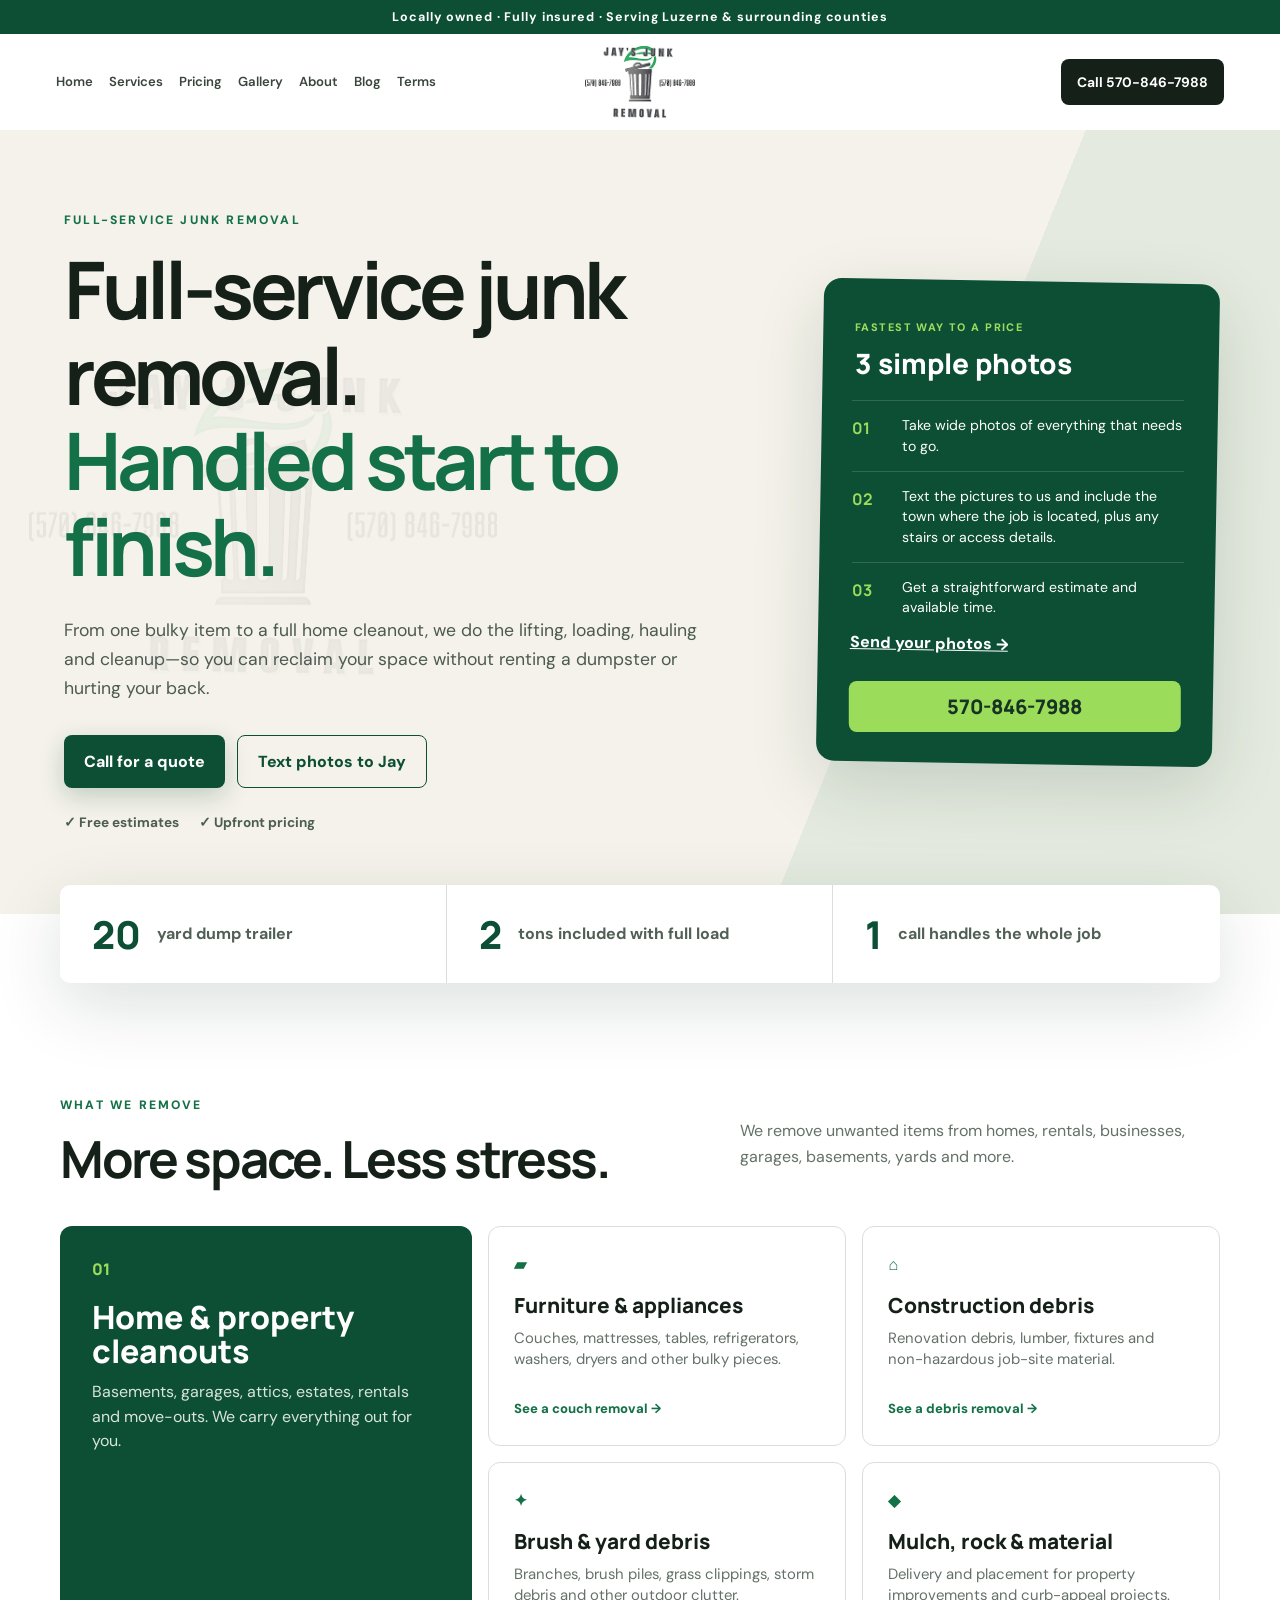
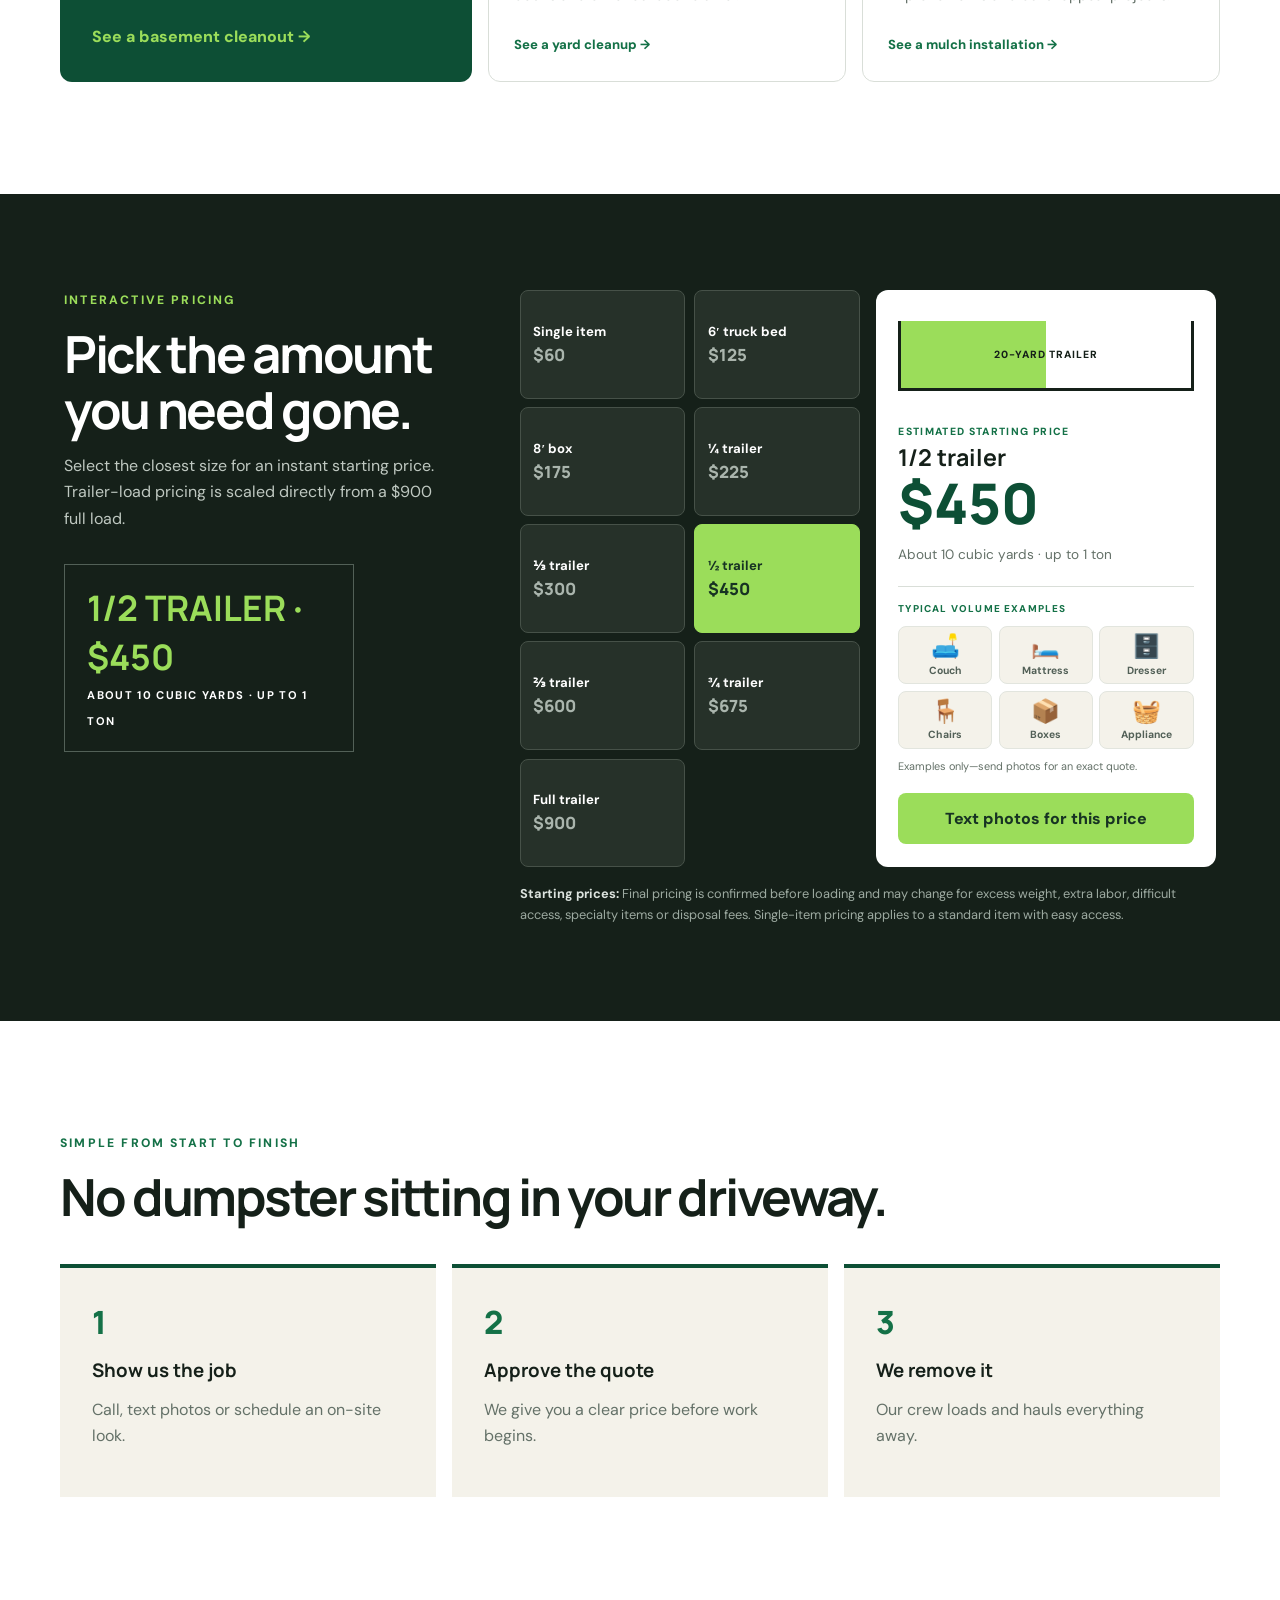
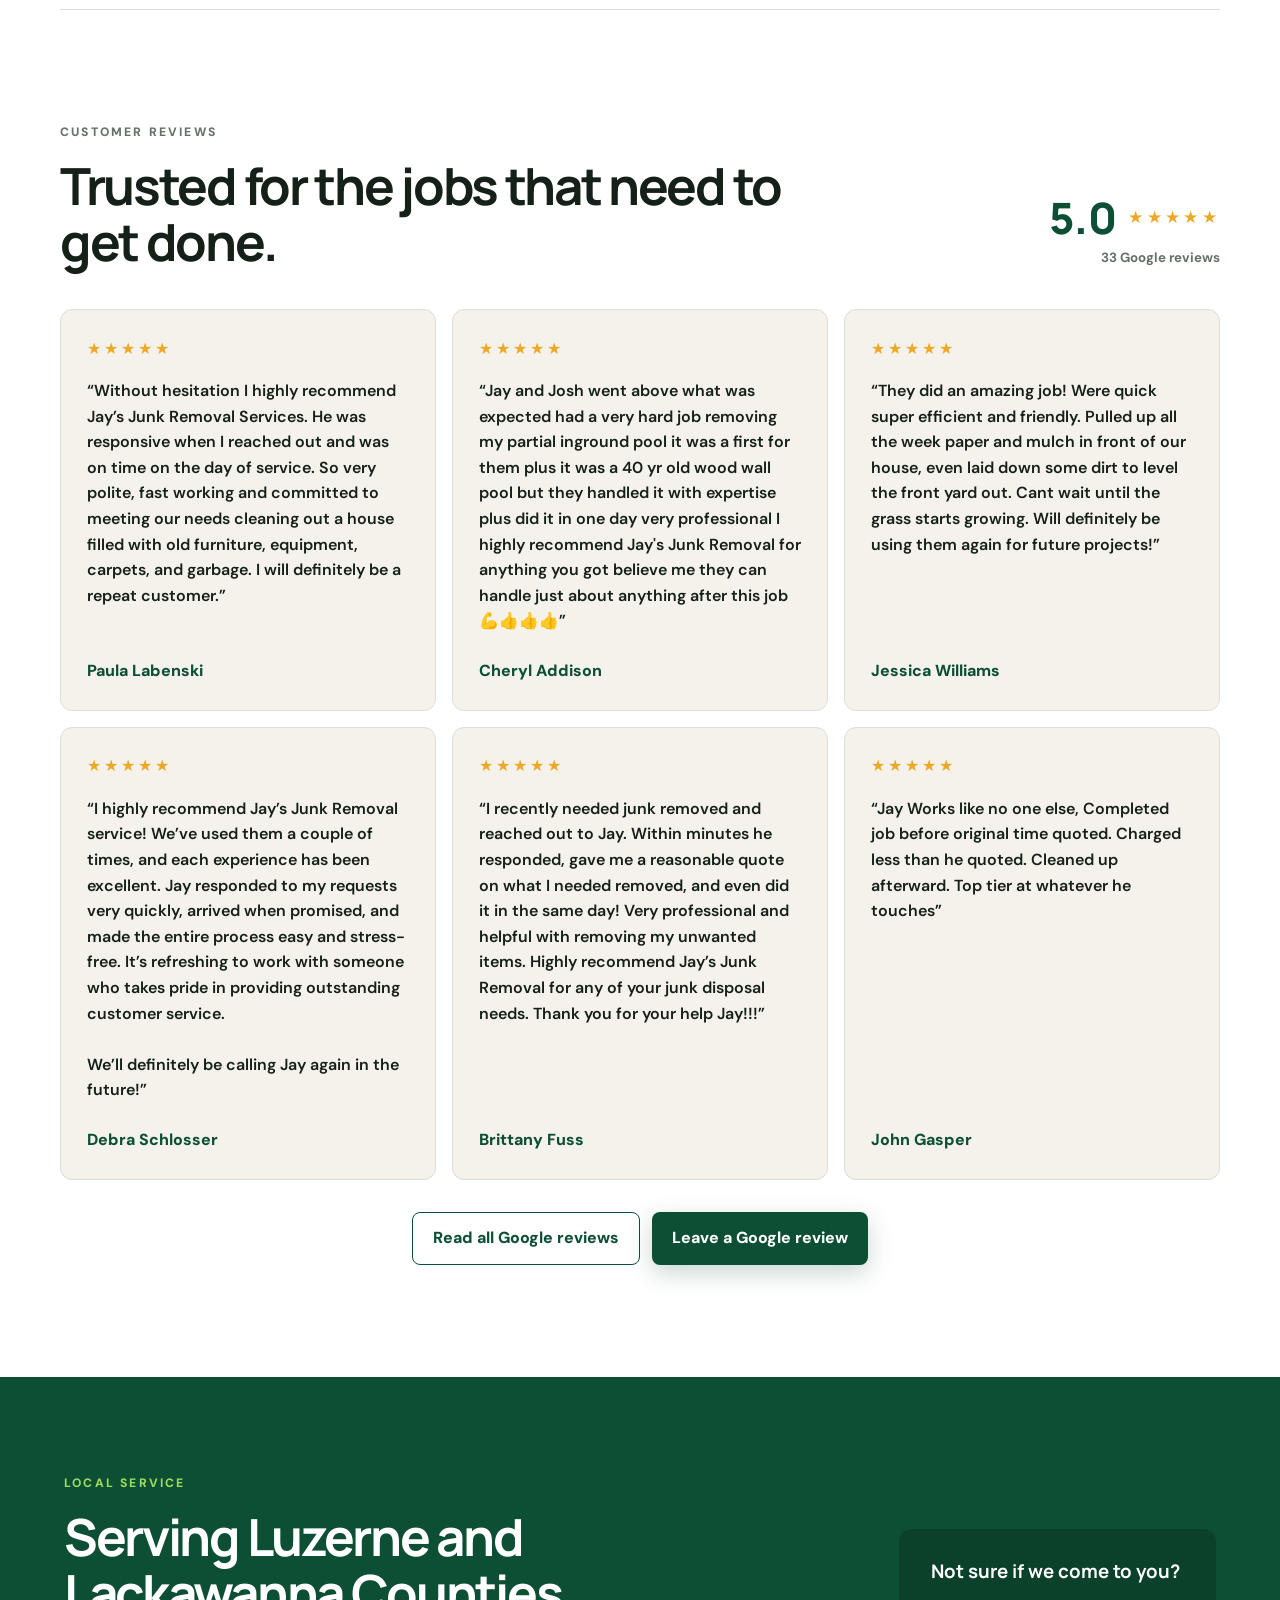
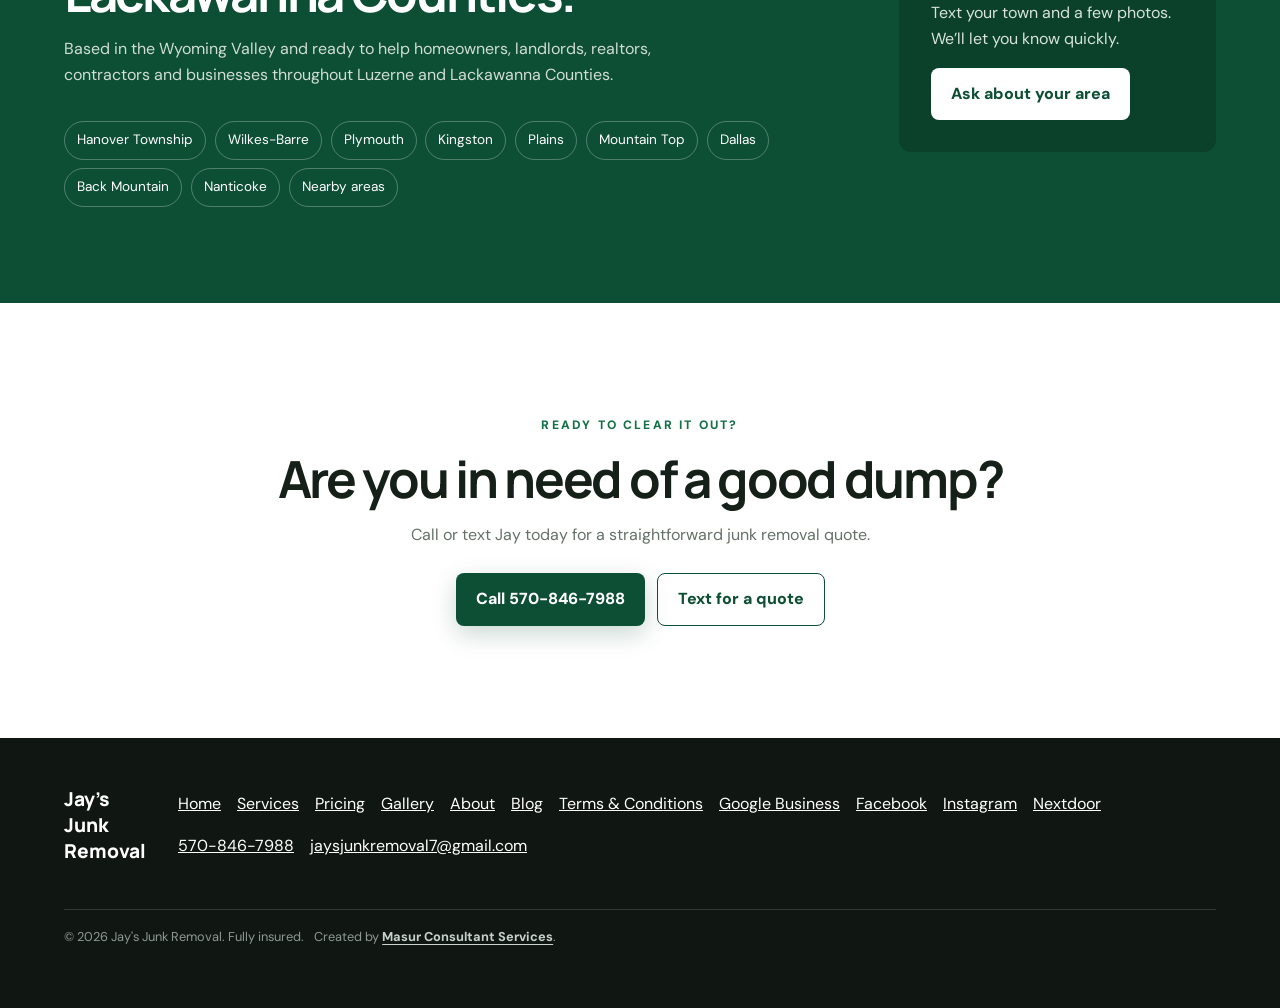
<file: index.html>
<!doctype html>
<html lang="en">
<head>
  <meta charset="utf-8">
  <meta name="viewport" content="width=device-width,initial-scale=1">
  <title>Jay's Junk Removal | Luzerne County, PA</title>
  <meta name="description" content="Full-service junk removal, cleanouts, furniture removal and debris cleanup in Luzerne County. Call or text Jay's Junk Removal for a clear quote.">
  <meta name="theme-color" content="#0d4f35">
  <link rel="canonical" href="https://jaysjunkremovalpa.com/">
  <link rel="preconnect" href="https://fonts.googleapis.com">
  <link rel="preconnect" href="https://fonts.gstatic.com" crossorigin>
  <link href="https://fonts.googleapis.com/css2?family=DM+Sans:wght@400;500;600;700&family=Manrope:wght@600;700;800&display=swap" rel="stylesheet">
  <link rel="stylesheet" href="assets/site.css">
  <link rel="icon" type="image/svg+xml" href="data:image/svg+xml,%3Csvg xmlns='http://www.w3.org/2000/svg' viewBox='0 0 64 64'%3E%3Crect width='64' height='64' rx='14' fill='%230d4f35'/%3E%3Cpath d='M18 24h28l-3 27H21l-3-27Zm5-8h18l3 5H20l3-5Z' fill='%23fff'/%3E%3Cpath d='M37 13c7-7 14-5 14-5s0 8-7 12c-4 2-8 1-8 1s-1-4 1-8Z' fill='%237fca55'/%3E%3C/svg%3E">
  <script type="application/ld+json">{"@context":"https://schema.org","@type":"LocalBusiness","name":"Jay's Junk Removal","url":"https://jaysjunkremovalpa.com","telephone":"+1-570-846-7988","email":"jaysjunkremoval7@gmail.com","areaServed":["Luzerne County","Lackawanna County","Hanover Township","Wilkes-Barre","Plymouth","Kingston","Plains","Mountain Top","Dallas"],"description":"Full-service junk removal and property cleanout company serving Northeastern Pennsylvania.","priceRange":"$$"}</script>
</head>
<body>
  <a class="skip" href="#main">Skip to content</a>
  <div class="announcement">Locally owned · Fully insured · Serving Luzerne &amp; surrounding counties</div>
  <header class="site-header">
    <a class="brand" href="#top" aria-label="Jay's Junk Removal home"><img class="brand-logo" src="assets/jays-logo.png" alt="Jay's Junk Removal"></a>
    <button class="menu" aria-expanded="false" aria-controls="nav">Menu</button>
    <nav id="nav" aria-label="Main navigation">
      <a href="#top">Home</a><a href="#services">Services</a><a href="#pricing">Pricing</a><a href="gallery/">Gallery</a><a href="about/">About</a><a href="blog/">Blog</a><a href="terms/">Terms</a>
    </nav>
    <a class="header-call" href="tel:+15708467988">Call 570-846-7988</a>
  </header>

  <main id="main">
    <section class="hero" id="top">
      <div class="hero-copy">
        <p class="eyebrow">FULL-SERVICE JUNK REMOVAL</p>
        <h1>Full-service junk removal.<br><em>Handled start to finish.</em></h1>
        <p class="hero-text">From one bulky item to a full home cleanout, we do the lifting, loading, hauling and cleanup—so you can reclaim your space without renting a dumpster or hurting your back.</p>
        <div class="hero-actions">
          <a class="button primary" href="tel:+15708467988">Call for a quote</a>
          <a class="button secondary" href="sms:+15708467988?body=Hi%20Jay%2C%20I%27d%20like%20a%20junk%20removal%20quote.%20I%27ll%20send%20photos%20next.">Text photos to Jay</a>
        </div>
        <div class="trust-row"><span>✓ Free estimates</span><span>✓ Upfront pricing</span></div>
      </div>
      <aside class="quote-card" aria-label="Fast quote information">
        <div class="quote-top"><span>FASTEST WAY TO A PRICE</span><strong>3 simple photos</strong></div>
        <ol>
          <li><b>01</b><span>Take wide photos of everything that needs to go.</span></li>
          <li><b>02</b><span>Text the pictures to us and include the town where the job is located, plus any stairs or access details.</span></li>
          <li><b>03</b><span>Get a straightforward estimate and available time.</span></li>
        </ol>
        <a href="sms:+15708467988?body=Hi%20Jay%2C%20I%27d%20like%20a%20quote.%20My%20town%20is%20____%20and%20here%20are%20photos%3A" class="text-link">Send your photos →</a>
        <div class="quote-number">570-846-7988</div>
      </aside>
    </section>

    <section class="proof-strip" aria-label="Why choose Jay's">
      <div><strong>20</strong><span>yard dump trailer</span></div><div><strong>2</strong><span>tons included with full load</span></div><div><strong>1</strong><span>call handles the whole job</span></div>
    </section>

    <section class="section services" id="services">
      <div class="section-heading"><div><p class="eyebrow">WHAT WE REMOVE</p><h2>More space. Less stress.</h2></div><p>We remove unwanted items from homes, rentals, businesses, garages, basements, yards and more.</p></div>
      <div class="service-grid">
        <article class="service-feature service-flip" data-service-card>
          <div class="service-card-inner">
            <button class="service-face service-front" type="button" aria-expanded="false">
              <span class="service-num">01</span>
              <span class="service-copy"><strong>Home &amp; property cleanouts</strong><span>Basements, garages, attics, estates, rentals and move-outs. We carry everything out for you.</span></span>
              <span class="service-view">See a basement cleanout <b aria-hidden="true">→</b></span>
            </button>
            <div class="service-face service-back" aria-hidden="true">
              <div class="job-slides" aria-live="polite">
                <img class="active" src="assets/jobs/basement-cans-before.webp" alt="Basement filled with cans and unwanted items before the cleanout" data-stage="Before" loading="lazy">
                <img src="assets/jobs/basement-cans-during.webp" alt="Large pile of cans being removed during the basement cleanout" data-stage="During" loading="lazy">
                <img src="assets/jobs/basement-cans-after.webp" alt="Basement floor cleared after the cleanout" data-stage="After" loading="lazy">
                <img src="assets/jobs/basement-cans-after-blue-bins.webp" alt="Cleared basement with two blue recycling cans remaining" data-stage="After" loading="lazy">
              </div>
              <div class="job-photo-shade"></div>
              <span class="job-stage">Before</span>
              <div class="job-story"><strong>Can-filled basement cleanout</strong><span>From a crowded basement to a clear, usable space.</span></div>
              <div class="job-controls" aria-label="Basement cleanout photos">
                <button class="job-prev" type="button" aria-label="Previous photo">←</button>
                <span class="job-count">1 / 4</span>
                <button class="job-next" type="button" aria-label="Next photo">→</button>
              </div>
              <button class="service-close" type="button" aria-label="Return to service details">Back</button>
            </div>
          </div>
        </article>
        <article class="service-flip service-flip-compact" data-service-card>
          <div class="service-card-inner">
            <button class="service-face service-front" type="button" aria-expanded="false">
              <span class="icon">▰</span>
              <span class="service-copy"><strong>Furniture &amp; appliances</strong><span>Couches, mattresses, tables, refrigerators, washers, dryers and other bulky pieces.</span></span>
              <span class="service-view">See a couch removal <b aria-hidden="true">→</b></span>
            </button>
            <div class="service-face service-back" aria-hidden="true">
              <div class="job-slides" aria-live="polite">
                <img class="active" src="assets/jobs/couch-before.webp" alt="Brown couch at the pickup location before removal" data-stage="Before" loading="lazy">
                <img src="assets/jobs/couch-loaded.webp" alt="Brown couch loaded into Jay's red pickup truck" data-stage="Loaded" loading="lazy">
                <img src="assets/jobs/couch-after.webp" alt="Pickup location cleared after the couch was removed" data-stage="After" loading="lazy">
              </div>
              <div class="job-photo-shade"></div>
              <span class="job-stage">Before</span>
              <div class="job-story"><strong>Single-item couch removal</strong><span>Picked up, loaded and hauled away.</span></div>
              <div class="job-controls" aria-label="Couch removal photos">
                <button class="job-prev" type="button" aria-label="Previous photo">←</button>
                <span class="job-count">1 / 3</span>
                <button class="job-next" type="button" aria-label="Next photo">→</button>
              </div>
              <button class="service-close" type="button" aria-label="Return to service details">Back</button>
            </div>
          </div>
        </article>
        <article class="service-flip service-flip-compact" data-service-card>
          <div class="service-card-inner">
            <button class="service-face service-front" type="button" aria-expanded="false">
              <span class="icon">⌂</span>
              <span class="service-copy"><strong>Construction debris</strong><span>Renovation debris, lumber, fixtures and non-hazardous job-site material.</span></span>
              <span class="service-view">See a debris removal <b aria-hidden="true">→</b></span>
            </button>
            <div class="service-face service-back" aria-hidden="true">
              <div class="job-slides" aria-live="polite">
                <img class="active" src="assets/jobs/construction-before.webp" alt="Bagged construction debris and removed wall material inside the property" data-stage="Before" loading="lazy">
                <img src="assets/jobs/construction-removal.webp" alt="Bagged renovation debris staged outside for removal" data-stage="Removal" loading="lazy">
                <img src="assets/jobs/construction-after.webp" alt="Room cleared after construction debris removal" data-stage="After" loading="lazy">
              </div>
              <div class="job-photo-shade"></div>
              <span class="job-stage">Before</span>
              <div class="job-story"><strong>Construction debris removal</strong><span>Renovation material cleared from the property.</span></div>
              <div class="job-controls" aria-label="Construction debris removal photos">
                <button class="job-prev" type="button" aria-label="Previous photo">←</button>
                <span class="job-count">1 / 3</span>
                <button class="job-next" type="button" aria-label="Next photo">→</button>
              </div>
              <button class="service-close" type="button" aria-label="Return to service details">Back</button>
            </div>
          </div>
        </article>
        <article class="service-flip service-flip-compact" data-service-card>
          <div class="service-card-inner">
            <button class="service-face service-front" type="button" aria-expanded="false">
              <span class="icon">✦</span>
              <span class="service-copy"><strong>Brush &amp; yard debris</strong><span>Branches, brush piles, grass clippings, storm debris and other outdoor clutter.</span></span>
              <span class="service-view">See a yard cleanup <b aria-hidden="true">→</b></span>
            </button>
            <div class="service-face service-back" aria-hidden="true">
              <div class="job-slides" aria-live="polite">
                <img class="active" src="assets/jobs/yard-before.webp" alt="Overgrown poolside area before the yard cleanup" data-stage="Before" loading="lazy">
                <img src="assets/jobs/yard-cleanup.webp" alt="Yard debris bagged during the poolside cleanup" data-stage="Cleanup" loading="lazy">
                <img src="assets/jobs/yard-after.webp" alt="Poolside walkway cleared after the yard cleanup" data-stage="After" loading="lazy">
              </div>
              <div class="job-photo-shade"></div>
              <span class="job-stage">Before</span>
              <div class="job-story"><strong>Overgrown poolside cleanup</strong><span>Brush and outdoor debris cleared from the walkway.</span></div>
              <div class="job-controls" aria-label="Yard cleanup photos">
                <button class="job-prev" type="button" aria-label="Previous photo">←</button>
                <span class="job-count">1 / 3</span>
                <button class="job-next" type="button" aria-label="Next photo">→</button>
              </div>
              <button class="service-close" type="button" aria-label="Return to service details">Back</button>
            </div>
          </div>
        </article>
        <article class="service-flip service-flip-compact" data-service-card>
          <div class="service-card-inner">
            <button class="service-face service-front" type="button" aria-expanded="false">
              <span class="icon">◆</span>
              <span class="service-copy"><strong>Mulch, rock &amp; material</strong><span>Delivery and placement for property improvements and curb-appeal projects.</span></span>
              <span class="service-view">See a mulch installation <b aria-hidden="true">→</b></span>
            </button>
            <div class="service-face service-back" aria-hidden="true">
              <div class="job-slides" aria-live="polite">
                <img class="active" src="assets/jobs/mulch-before.webp" alt="Commercial landscape bed before the mulch installation" data-stage="Before" loading="lazy">
                <img src="assets/jobs/mulch-material.webp" alt="Fresh dark mulch ready for installation" data-stage="Material" loading="lazy">
                <img src="assets/jobs/mulch-after.webp" alt="Commercial landscape bed after fresh mulch was installed" data-stage="After" loading="lazy">
              </div>
              <div class="job-photo-shade"></div>
              <span class="job-stage">Before</span>
              <div class="job-story"><strong>Commercial mulch installation</strong><span>Fresh mulch installed throughout the landscape beds.</span></div>
              <div class="job-controls" aria-label="Mulch installation photos">
                <button class="job-prev" type="button" aria-label="Previous photo">←</button>
                <span class="job-count">1 / 3</span>
                <button class="job-next" type="button" aria-label="Next photo">→</button>
              </div>
              <button class="service-close" type="button" aria-label="Return to service details">Back</button>
            </div>
          </div>
        </article>
      </div>
    </section>

    <section class="pricing section" id="pricing">
      <div class="pricing-intro"><p class="eyebrow light">INTERACTIVE PRICING</p><h2>Pick the amount you need gone.</h2><p>Select the closest size for an instant starting price. Trailer-load pricing is scaled directly from a $900 full load.</p><div class="trailer" aria-live="polite"><span><b id="topTier">½ TRAILER</b> · <b id="topPrice">$450</b></span><strong id="topDetail">ABOUT 10 CUBIC YARDS · UP TO 1 TON</strong></div></div>
      <div class="price-calculator">
        <div class="size-picker" role="group" aria-label="Choose a junk removal size">
          <button type="button" aria-pressed="false" data-tier="Single item" data-price="60" data-fill="4" data-detail="One standard item" data-items="🛋️ Sofa">Single item <b>$60</b></button>
          <button type="button" aria-pressed="false" data-tier="6-foot truck bed" data-price="125" data-fill="9" data-detail="Approximately one 6-foot pickup bed" data-items="🪑 Chair|📦 Boxes|💡 Lamp">6′ truck bed <b>$125</b></button>
          <button type="button" aria-pressed="false" data-tier="8-foot box" data-price="175" data-fill="14" data-detail="Approximately one 8-foot box" data-items="🛏️ Mattress|🗄️ Dresser|📦 Boxes">8′ box <b>$175</b></button>
          <button type="button" aria-pressed="false" data-tier="1/4 trailer" data-price="225" data-fill="25" data-detail="About 5 cubic yards · up to 1/2 ton" data-items="🛋️ Couch|🪑 Chair|📦 Boxes|💡 Lamp">¼ trailer <b>$225</b></button>
          <button type="button" aria-pressed="false" data-tier="1/3 trailer" data-price="300" data-fill="33.33" data-detail="About 6.7 cubic yards · up to 2/3 ton" data-items="🛋️ Couch|🛏️ Mattress|🗄️ Dresser|📦 Boxes">⅓ trailer <b>$300</b></button>
          <button type="button" class="active" aria-pressed="true" data-tier="1/2 trailer" data-price="450" data-fill="50" data-detail="About 10 cubic yards · up to 1 ton" data-items="🛋️ Couch|🛏️ Mattress|🗄️ Dresser|🪑 Chairs|📦 Boxes|🧺 Appliance">½ trailer <b>$450</b></button>
          <button type="button" aria-pressed="false" data-tier="2/3 trailer" data-price="600" data-fill="66.67" data-detail="About 13.3 cubic yards · up to 1 1/3 tons" data-items="🛋️ Sofa set|🛏️ Beds|🗄️ Dressers|🪑 Table set|📦 Boxes|🧺 Appliances">⅔ trailer <b>$600</b></button>
          <button type="button" aria-pressed="false" data-tier="3/4 trailer" data-price="675" data-fill="75" data-detail="About 15 cubic yards · up to 1 1/2 tons" data-items="🛋️ Sofa set|🛏️ Beds|🗄️ Furniture|🪑 Table set|📦 Many boxes|🧺 Appliances">¾ trailer <b>$675</b></button>
          <button type="button" aria-pressed="false" data-tier="Full trailer" data-price="900" data-fill="100" data-detail="Up to 20 cubic yards · up to 2 tons" data-items="🏠 Large cleanout|🛋️ Sofa set|🛏️ Beds|🗄️ Furniture|📦 Many boxes|🧺 Appliances">Full trailer <b>$900</b></button>
        </div>
        <div class="price-result" aria-live="polite">
          <div class="load-visual" aria-hidden="true"><div class="load-fill" id="loadFill"></div><span>20-YARD TRAILER</span></div>
          <p class="result-label">ESTIMATED STARTING PRICE</p>
          <h3 id="selectedTier">½ trailer</h3>
          <strong id="selectedPrice">$450</strong>
          <p id="selectedDetail">About 10 cubic yards · up to 1 ton</p>
          <div class="item-examples"><span class="examples-label">TYPICAL VOLUME EXAMPLES</span><div id="itemExamples" class="example-items" aria-live="polite"><span>🛋️ <small>Couch</small></span><span>🛏️ <small>Mattress</small></span><span>🗄️ <small>Dresser</small></span><span>🪑 <small>Chairs</small></span><span>📦 <small>Boxes</small></span><span>🧺 <small>Appliance</small></span></div><small class="examples-note">Examples only—send photos for an exact quote.</small></div>
          <a id="priceText" class="button lime" href="sms:+15708467988?body=Hi%20Jay%2C%20I%27m%20interested%20in%20the%201%2F2%20trailer%20option%20starting%20at%20%24450.%20I%27ll%20send%20photos%20for%20a%20quote.">Text photos for this price</a>
        </div>
        <p class="price-note"><b>Starting prices:</b> Final pricing is confirmed before loading and may change for excess weight, extra labor, difficult access, specialty items or disposal fees. Single-item pricing applies to a standard item with easy access.</p>
      </div>
    </section>

    <section class="section process" id="process">
      <div class="section-heading"><div><p class="eyebrow">SIMPLE FROM START TO FINISH</p><h2>No dumpster sitting in your driveway.</h2></div></div>
      <div class="steps"><article><b>1</b><h3>Show us the job</h3><p>Call, text photos or schedule an on-site look.</p></article><article><b>2</b><h3>Approve the quote</h3><p>We give you a clear price before work begins.</p></article><article><b>3</b><h3>We remove it</h3><p>Our crew loads and hauls everything away.</p></article></div>
    </section>

    <section class="testimonial section" aria-labelledby="reviews-title">
      <div class="reviews-heading">
        <div><p class="eyebrow">CUSTOMER REVIEWS</p><h2 id="reviews-title">Trusted for the jobs that need to get done.</h2></div>
        <div class="review-score" aria-label="5.0 out of 5 stars from 33 Google reviews"><strong>5.0</strong><span class="stars" aria-hidden="true">★★★★★</span><small>33 Google reviews</small></div>
      </div>
      <div class="testimonial-grid">
        <article><div class="stars" aria-label="Five stars">★★★★★</div><blockquote>“Without hesitation I highly recommend Jay’s Junk Removal Services. He was responsive when I reached out and was on time on the day of service. So very polite, fast working and committed to meeting our needs cleaning out a house filled with old furniture, equipment, carpets, and garbage. I will definitely be a repeat customer.”</blockquote><p>Paula Labenski</p></article>
        <article><div class="stars" aria-label="Five stars">★★★★★</div><blockquote>“Jay and Josh went above what was expected had a very hard job removing my partial inground pool it was a first for them plus it was a 40 yr old wood wall pool but they handled it with expertise plus did it in one day very professional I highly recommend Jay's Junk Removal for anything you got believe me they can handle just about anything after this job💪👍👍👍”</blockquote><p>Cheryl Addison</p></article>
        <article><div class="stars" aria-label="Five stars">★★★★★</div><blockquote>“They did an amazing job! Were quick super efficient and friendly. Pulled up all the week paper and mulch in front of our house, even laid down some dirt to level the front yard out. Cant wait until the grass starts growing. Will definitely be using them again for future projects!”</blockquote><p>Jessica Williams</p></article>
        <article><div class="stars" aria-label="Five stars">★★★★★</div><blockquote>“I highly recommend Jay’s Junk Removal service! We’ve used them a couple of times, and each experience has been excellent. Jay responded to my requests very quickly, arrived when promised, and made the entire process easy and stress-free. It’s refreshing to work with someone who takes pride in providing outstanding customer service.<br><br>We’ll definitely be calling Jay again in the future!”</blockquote><p>Debra Schlosser</p></article>
        <article><div class="stars" aria-label="Five stars">★★★★★</div><blockquote>“I recently needed junk removed and reached out to Jay. Within minutes he responded, gave me a reasonable quote on what I needed removed, and even did it in the same day! Very professional and helpful with removing my unwanted items. Highly recommend Jay’s Junk Removal for any of your junk disposal needs. Thank you for your help Jay!!!”</blockquote><p>Brittany Fuss</p></article>
        <article><div class="stars" aria-label="Five stars">★★★★★</div><blockquote>“Jay Works like no one else, Completed job before original time quoted. Charged less than he quoted. Cleaned up afterward. Top tier at whatever he touches”</blockquote><p>John Gasper</p></article>
      </div>
      <div class="google-actions"><a class="button secondary" href="https://share.google/WeyVwXVFbR6IMbiy1" target="_blank" rel="noopener">Read all Google reviews</a><a class="button primary" href="https://g.page/r/CRSGXpdhZz-REBM/review" target="_blank" rel="noopener">Leave a Google review</a></div>
    </section>

    <section class="areas section" id="areas">
      <div><p class="eyebrow light">LOCAL SERVICE</p><h2>Serving Luzerne and Lackawanna Counties.</h2><p>Based in the Wyoming Valley and ready to help homeowners, landlords, realtors, contractors and businesses throughout Luzerne and Lackawanna Counties.</p><div class="area-tags"><span>Hanover Township</span><span>Wilkes-Barre</span><span>Plymouth</span><span>Kingston</span><span>Plains</span><span>Mountain Top</span><span>Dallas</span><span>Back Mountain</span><span>Nanticoke</span><span>Nearby areas</span></div></div>
      <aside><h3>Not sure if we come to you?</h3><p>Text your town and a few photos. We’ll let you know quickly.</p><a class="button white" href="sms:+15708467988?body=Hi%20Jay%2C%20do%20you%20service%20____%3F">Ask about your area</a></aside>
    </section>

    <section class="final-cta section"><p class="eyebrow">READY TO CLEAR IT OUT?</p><h2>Are you in need of a good dump?</h2><p>Call or text Jay today for a straightforward junk removal quote.</p><div class="hero-actions centered"><a class="button primary" href="tel:+15708467988">Call 570-846-7988</a><a class="button secondary" href="sms:+15708467988?body=Hi%20Jay%2C%20I%27d%20like%20a%20quote.">Text for a quote</a></div></section>
  </main>
  <footer><a class="footer-name" href="#top">Jay's Junk Removal</a><div><a href="#top">Home</a><a href="#services">Services</a><a href="#pricing">Pricing</a><a href="gallery/">Gallery</a><a href="about/">About</a><a href="blog/">Blog</a><a href="terms/">Terms &amp; Conditions</a><a href="https://share.google/WeyVwXVFbR6IMbiy1" target="_blank" rel="noopener">Google Business</a><a href="https://www.facebook.com/people/Jays-Junk-Removal/61575634836995/" target="_blank" rel="noopener">Facebook</a><a href="https://www.instagram.com/jaysjunkremovalpa/" target="_blank" rel="noopener">Instagram</a><a href="https://nextdoor.com/pages/jays-junk-removal-hanover-township-pa/" target="_blank" rel="noopener">Nextdoor</a><a href="tel:+15708467988">570-846-7988</a><a href="mailto:jaysjunkremoval7@gmail.com">jaysjunkremoval7@gmail.com</a></div><p>© <span id="year"></span> Jay's Junk Removal. Fully insured. <span class="site-credit">Created by <a href="https://jaymasur.github.io/MCS/" target="_blank" rel="noopener">Masur Consultant Services</a>.</span></p></footer>
  <div class="mobile-bar"><a href="tel:+15708467988">Call Jay</a><a href="sms:+15708467988?body=Hi%20Jay%2C%20I%27d%20like%20a%20quote.">Text Photos</a></div>
  <script src="assets/site.js"></script>
</body>
</html>
</file>
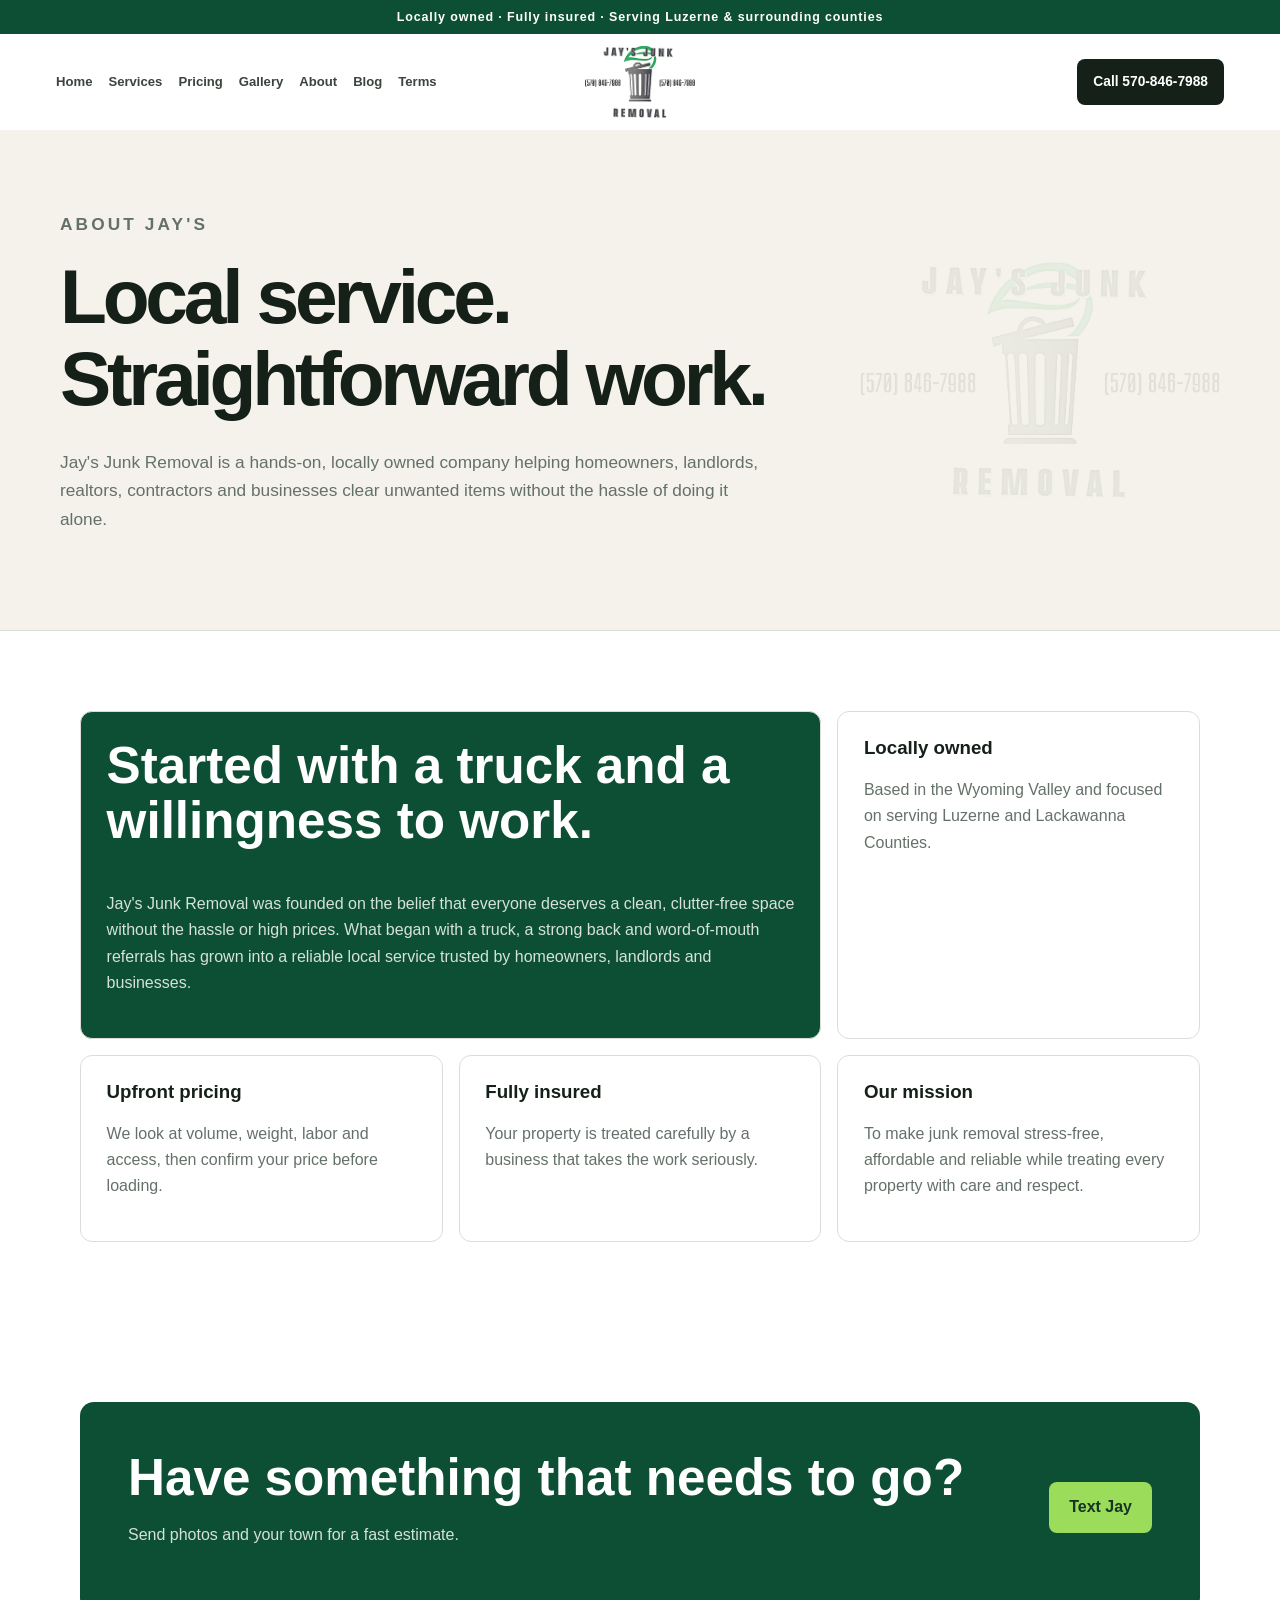
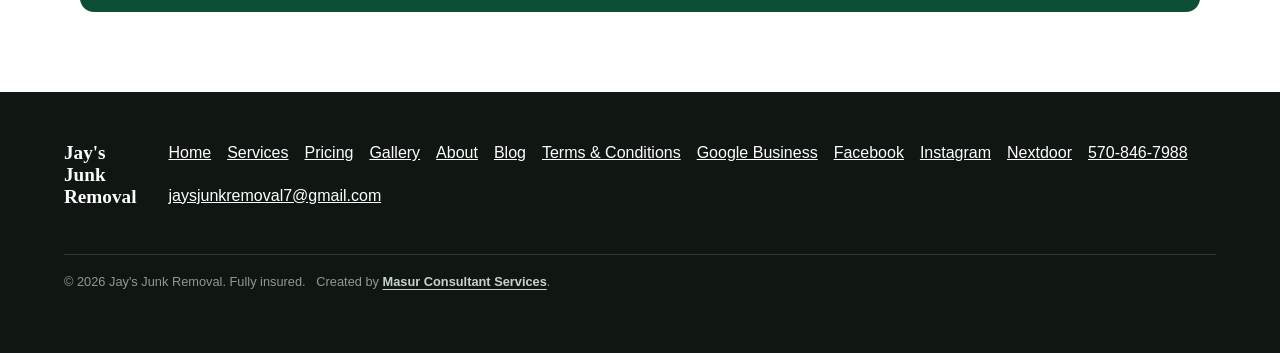
<file: about/index.html>
<!doctype html>
<html lang="en">
<head>
  <meta charset="utf-8">
  <meta name="viewport" content="width=device-width,initial-scale=1">
  <title>About Jay's Junk Removal | Luzerne &amp; Lackawanna Counties, PA</title>
  <meta name="description" content="Meet the local team behind Jay's Junk Removal, serving Luzerne and Lackawanna Counties.">
  <link rel="canonical" href="https://jaysjunkremovalpa.com/about/">
  <link rel="stylesheet" href="../assets/site.css">
  <link rel="stylesheet" href="../assets/inside.css">
</head>
<body>
  <div class="announcement">Locally owned · Fully insured · Serving Luzerne &amp; surrounding counties</div>
  <header class="site-header">
    <a class="brand" href="../"><img class="brand-logo" src="../assets/jays-logo.png" alt="Jay's Junk Removal"></a>
    <button class="menu" aria-expanded="false" aria-controls="nav">Menu</button>
    <nav id="nav" aria-label="Main navigation"><a href="../">Home</a><a href="../#services">Services</a><a href="../#pricing">Pricing</a><a href="../gallery/">Gallery</a><a href="../about/">About</a><a href="../blog/">Blog</a><a href="../terms/">Terms</a></nav>
    <a class="header-call" href="tel:+15708467988">Call 570-846-7988</a>
  </header>
  <main>
    <section class="page-hero"><p class="eyebrow">ABOUT JAY'S</p><h1>Local service. Straightforward work.</h1><p>Jay's Junk Removal is a hands-on, locally owned company helping homeowners, landlords, realtors, contractors and businesses clear unwanted items without the hassle of doing it alone.</p></section>
    <section class="inside-section">
      <div class="story-grid">
        <article class="wide"><h2>Started with a truck and a willingness to work.</h2><p>Jay's Junk Removal was founded on the belief that everyone deserves a clean, clutter-free space without the hassle or high prices. What began with a truck, a strong back and word-of-mouth referrals has grown into a reliable local service trusted by homeowners, landlords and businesses.</p></article>
        <article><h3>Locally owned</h3><p>Based in the Wyoming Valley and focused on serving Luzerne and Lackawanna Counties.</p></article>
        <article><h3>Upfront pricing</h3><p>We look at volume, weight, labor and access, then confirm your price before loading.</p></article>
        <article><h3>Fully insured</h3><p>Your property is treated carefully by a business that takes the work seriously.</p></article>
        <article><h3>Our mission</h3><p>To make junk removal stress-free, affordable and reliable while treating every property with care and respect.</p></article>
      </div>
    </section>
    <section class="inside-section"><div class="inner-cta"><div><h2>Have something that needs to go?</h2><p>Send photos and your town for a fast estimate.</p></div><a class="button" href="sms:+15708467988?body=Hi%20Jay%2C%20I%27d%20like%20a%20quote.">Text Jay</a></div></section>
  </main>
  <footer><a class="footer-name" href="../">Jay's Junk Removal</a><div><a href="../">Home</a><a href="../#services">Services</a><a href="../#pricing">Pricing</a><a href="../gallery/">Gallery</a><a href="../about/">About</a><a href="../blog/">Blog</a><a href="../terms/">Terms &amp; Conditions</a><a href="https://share.google/WeyVwXVFbR6IMbiy1" target="_blank" rel="noopener">Google Business</a><a href="https://www.facebook.com/people/Jays-Junk-Removal/61575634836995/" target="_blank" rel="noopener">Facebook</a><a href="https://www.instagram.com/jaysjunkremovalpa/" target="_blank" rel="noopener">Instagram</a><a href="https://nextdoor.com/pages/jays-junk-removal-hanover-township-pa/" target="_blank" rel="noopener">Nextdoor</a><a href="tel:+15708467988">570-846-7988</a><a href="mailto:jaysjunkremoval7@gmail.com">jaysjunkremoval7@gmail.com</a></div><p>© <span id="year"></span> Jay's Junk Removal. Fully insured. <span class="site-credit">Created by <a href="https://jaymasur.github.io/MCS/" target="_blank" rel="noopener">Masur Consultant Services</a>.</span></p></footer>
  <script src="../assets/site.js"></script>
</body>
</html>
</file>
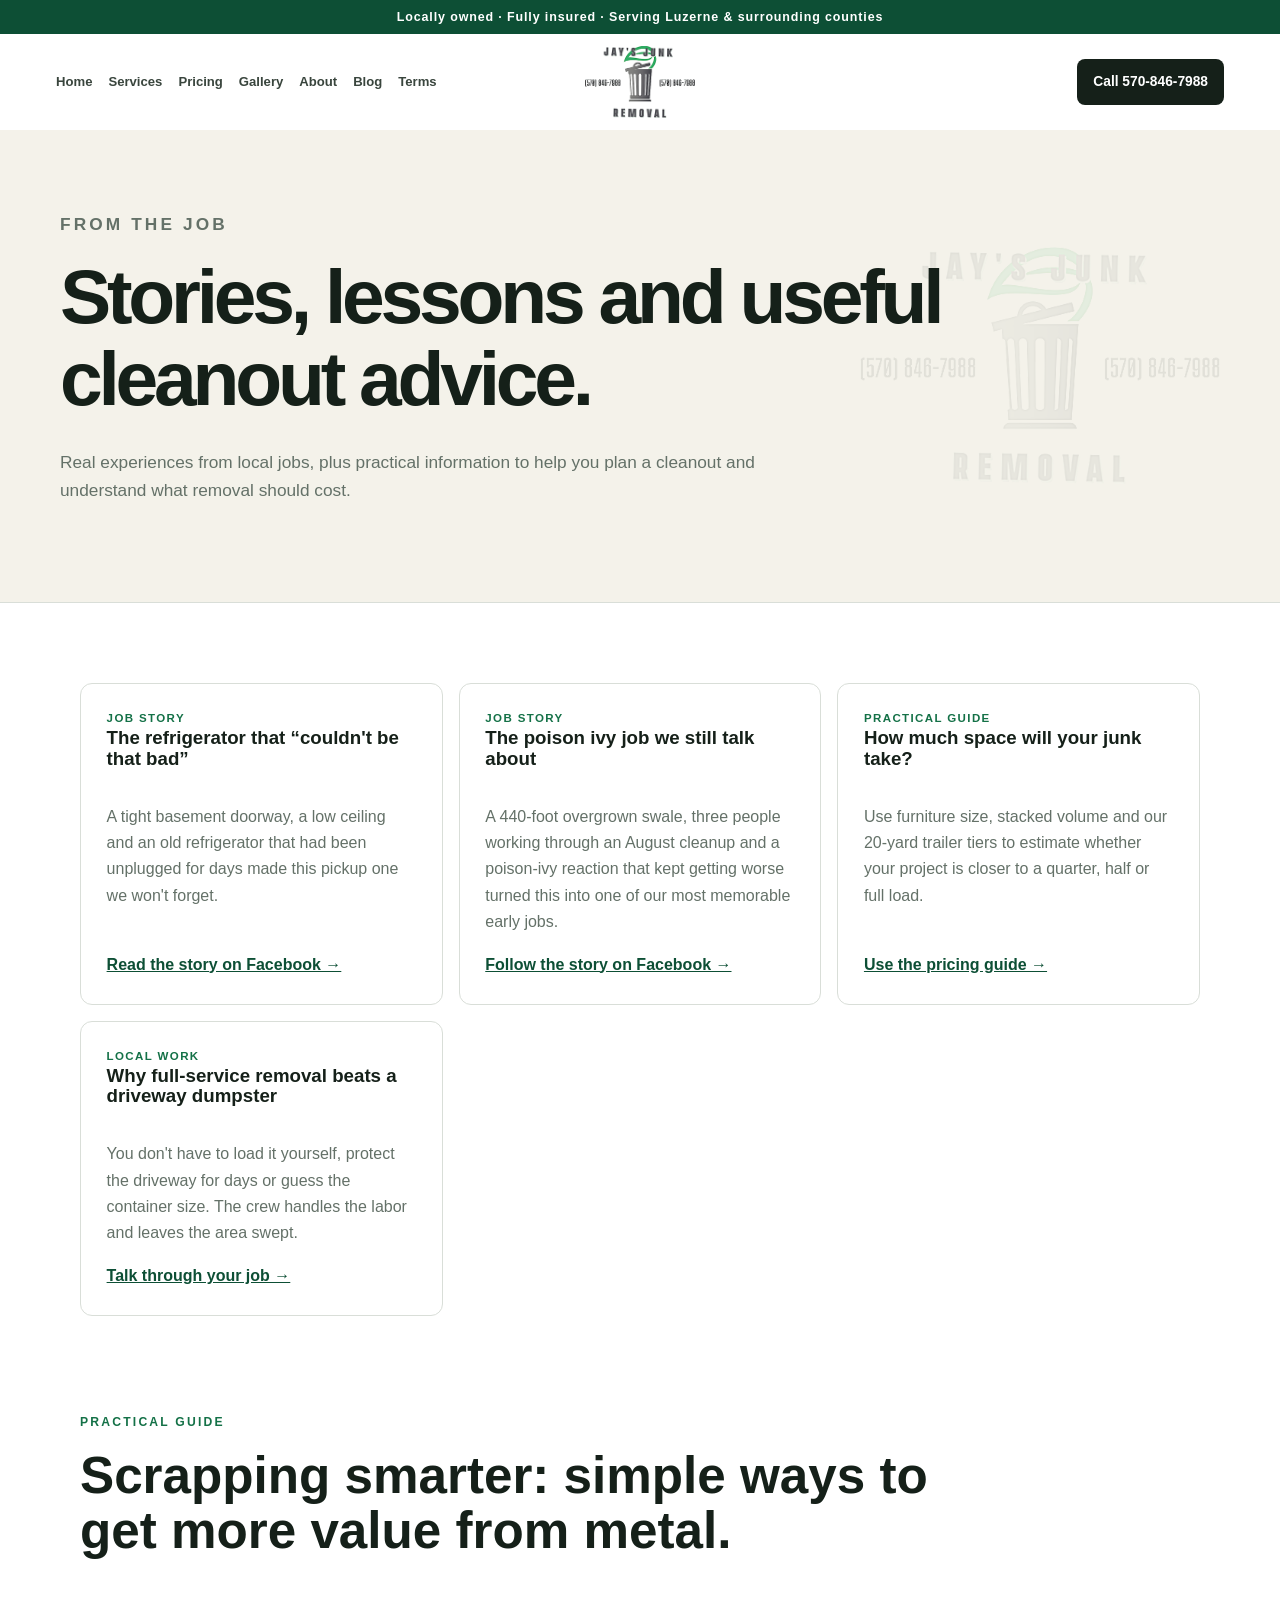
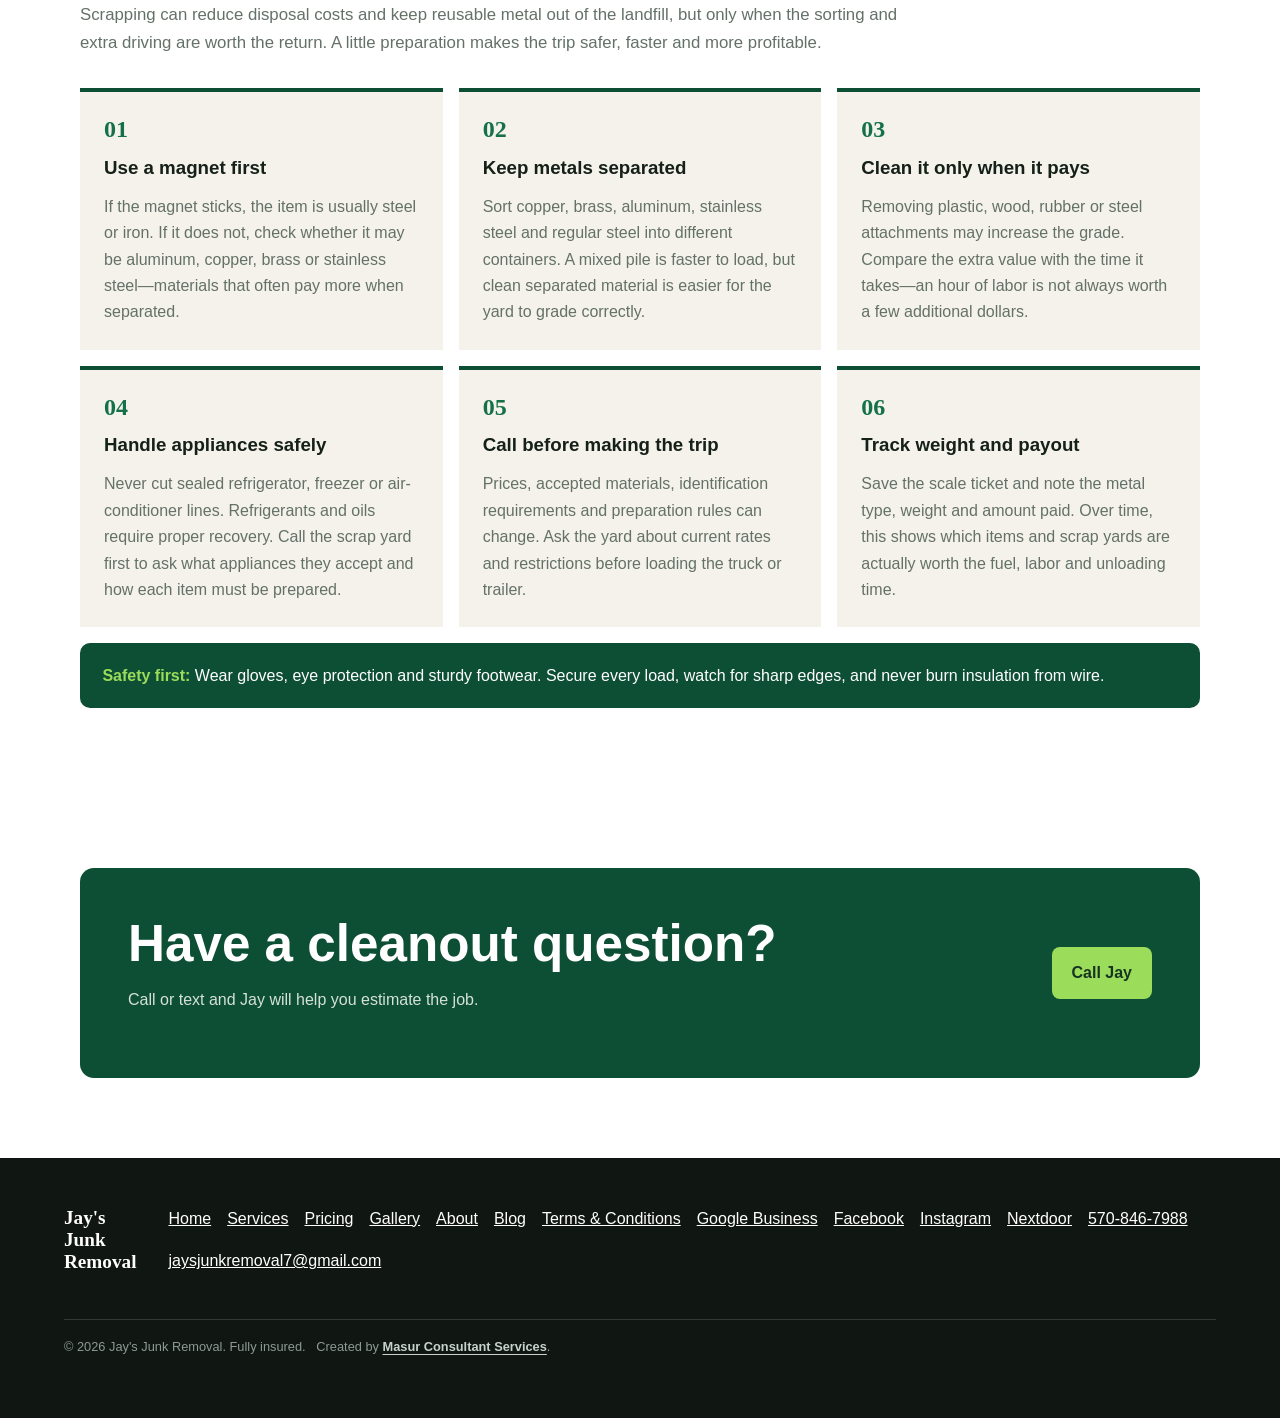
<file: blog/index.html>
<!doctype html>
<html lang="en">
<head>
  <meta charset="utf-8">
  <meta name="viewport" content="width=device-width,initial-scale=1">
  <title>Junk Removal Blog | Jay's Junk Removal</title>
  <meta name="description" content="Local cleanout stories, practical junk removal advice and property cleanup tips from Jay's Junk Removal.">
  <link rel="canonical" href="https://jaysjunkremovalpa.com/blog/">
  <link rel="stylesheet" href="../assets/site.css">
  <link rel="stylesheet" href="../assets/inside.css">
</head>
<body>
  <div class="announcement">Locally owned · Fully insured · Serving Luzerne &amp; surrounding counties</div>
  <header class="site-header">
    <a class="brand" href="../"><img class="brand-logo" src="../assets/jays-logo.png" alt="Jay's Junk Removal"></a>
    <button class="menu" aria-expanded="false" aria-controls="nav">Menu</button>
    <nav id="nav" aria-label="Main navigation"><a href="../">Home</a><a href="../#services">Services</a><a href="../#pricing">Pricing</a><a href="../gallery/">Gallery</a><a href="../about/">About</a><a href="../blog/">Blog</a><a href="../terms/">Terms</a></nav>
    <a class="header-call" href="tel:+15708467988">Call 570-846-7988</a>
  </header>
  <main>
    <section class="page-hero"><p class="eyebrow">FROM THE JOB</p><h1>Stories, lessons and useful cleanout advice.</h1><p>Real experiences from local jobs, plus practical information to help you plan a cleanout and understand what removal should cost.</p></section>
    <section class="inside-section">
      <div class="post-grid">
        <article><span class="post-tag">JOB STORY</span><h3>The refrigerator that “couldn't be that bad”</h3><p>A tight basement doorway, a low ceiling and an old refrigerator that had been unplugged for days made this pickup one we won't forget.</p><a href="https://www.facebook.com/people/Jays-Junk-Removal/61575634836995/" target="_blank" rel="noopener">Read the story on Facebook →</a></article>
        <article><span class="post-tag">JOB STORY</span><h3>The poison ivy job we still talk about</h3><p>A 440-foot overgrown swale, three people working through an August cleanup and a poison-ivy reaction that kept getting worse turned this into one of our most memorable early jobs.</p><a href="https://www.facebook.com/people/Jays-Junk-Removal/61575634836995/" target="_blank" rel="noopener">Follow the story on Facebook →</a></article>
        <article><span class="post-tag">PRACTICAL GUIDE</span><h3>How much space will your junk take?</h3><p>Use furniture size, stacked volume and our 20-yard trailer tiers to estimate whether your project is closer to a quarter, half or full load.</p><a href="../#pricing">Use the pricing guide →</a></article>
        <article><span class="post-tag">LOCAL WORK</span><h3>Why full-service removal beats a driveway dumpster</h3><p>You don't have to load it yourself, protect the driveway for days or guess the container size. The crew handles the labor and leaves the area swept.</p><a href="tel:+15708467988">Talk through your job →</a></article>
      </div>
    </section>
    <section class="inside-section scrap-guide" id="scrapping-tips">
      <p class="eyebrow">PRACTICAL GUIDE</p>
      <h2>Scrapping smarter: simple ways to get more value from metal.</h2>
      <p class="scrap-intro">Scrapping can reduce disposal costs and keep reusable metal out of the landfill, but only when the sorting and extra driving are worth the return. A little preparation makes the trip safer, faster and more profitable.</p>
      <div class="scrap-tip-grid">
        <article><b>01</b><h3>Use a magnet first</h3><p>If the magnet sticks, the item is usually steel or iron. If it does not, check whether it may be aluminum, copper, brass or stainless steel—materials that often pay more when separated.</p></article>
        <article><b>02</b><h3>Keep metals separated</h3><p>Sort copper, brass, aluminum, stainless steel and regular steel into different containers. A mixed pile is faster to load, but clean separated material is easier for the yard to grade correctly.</p></article>
        <article><b>03</b><h3>Clean it only when it pays</h3><p>Removing plastic, wood, rubber or steel attachments may increase the grade. Compare the extra value with the time it takes—an hour of labor is not always worth a few additional dollars.</p></article>
        <article><b>04</b><h3>Handle appliances safely</h3><p>Never cut sealed refrigerator, freezer or air-conditioner lines. Refrigerants and oils require proper recovery. Call the scrap yard first to ask what appliances they accept and how each item must be prepared.</p></article>
        <article><b>05</b><h3>Call before making the trip</h3><p>Prices, accepted materials, identification requirements and preparation rules can change. Ask the yard about current rates and restrictions before loading the truck or trailer.</p></article>
        <article><b>06</b><h3>Track weight and payout</h3><p>Save the scale ticket and note the metal type, weight and amount paid. Over time, this shows which items and scrap yards are actually worth the fuel, labor and unloading time.</p></article>
      </div>
      <div class="scrap-safety"><strong>Safety first:</strong> Wear gloves, eye protection and sturdy footwear. Secure every load, watch for sharp edges, and never burn insulation from wire.</div>
    </section>
    <section class="inside-section"><div class="inner-cta"><div><h2>Have a cleanout question?</h2><p>Call or text and Jay will help you estimate the job.</p></div><a class="button" href="tel:+15708467988">Call Jay</a></div></section>
  </main>
  <footer><a class="footer-name" href="../">Jay's Junk Removal</a><div><a href="../">Home</a><a href="../#services">Services</a><a href="../#pricing">Pricing</a><a href="../gallery/">Gallery</a><a href="../about/">About</a><a href="../blog/">Blog</a><a href="../terms/">Terms &amp; Conditions</a><a href="https://share.google/WeyVwXVFbR6IMbiy1" target="_blank" rel="noopener">Google Business</a><a href="https://www.facebook.com/people/Jays-Junk-Removal/61575634836995/" target="_blank" rel="noopener">Facebook</a><a href="https://www.instagram.com/jaysjunkremovalpa/" target="_blank" rel="noopener">Instagram</a><a href="https://nextdoor.com/pages/jays-junk-removal-hanover-township-pa/" target="_blank" rel="noopener">Nextdoor</a><a href="tel:+15708467988">570-846-7988</a><a href="mailto:jaysjunkremoval7@gmail.com">jaysjunkremoval7@gmail.com</a></div><p>© <span id="year"></span> Jay's Junk Removal. Fully insured. <span class="site-credit">Created by <a href="https://jaymasur.github.io/MCS/" target="_blank" rel="noopener">Masur Consultant Services</a>.</span></p></footer>
  <script src="../assets/site.js"></script>
</body>
</html>
</file>
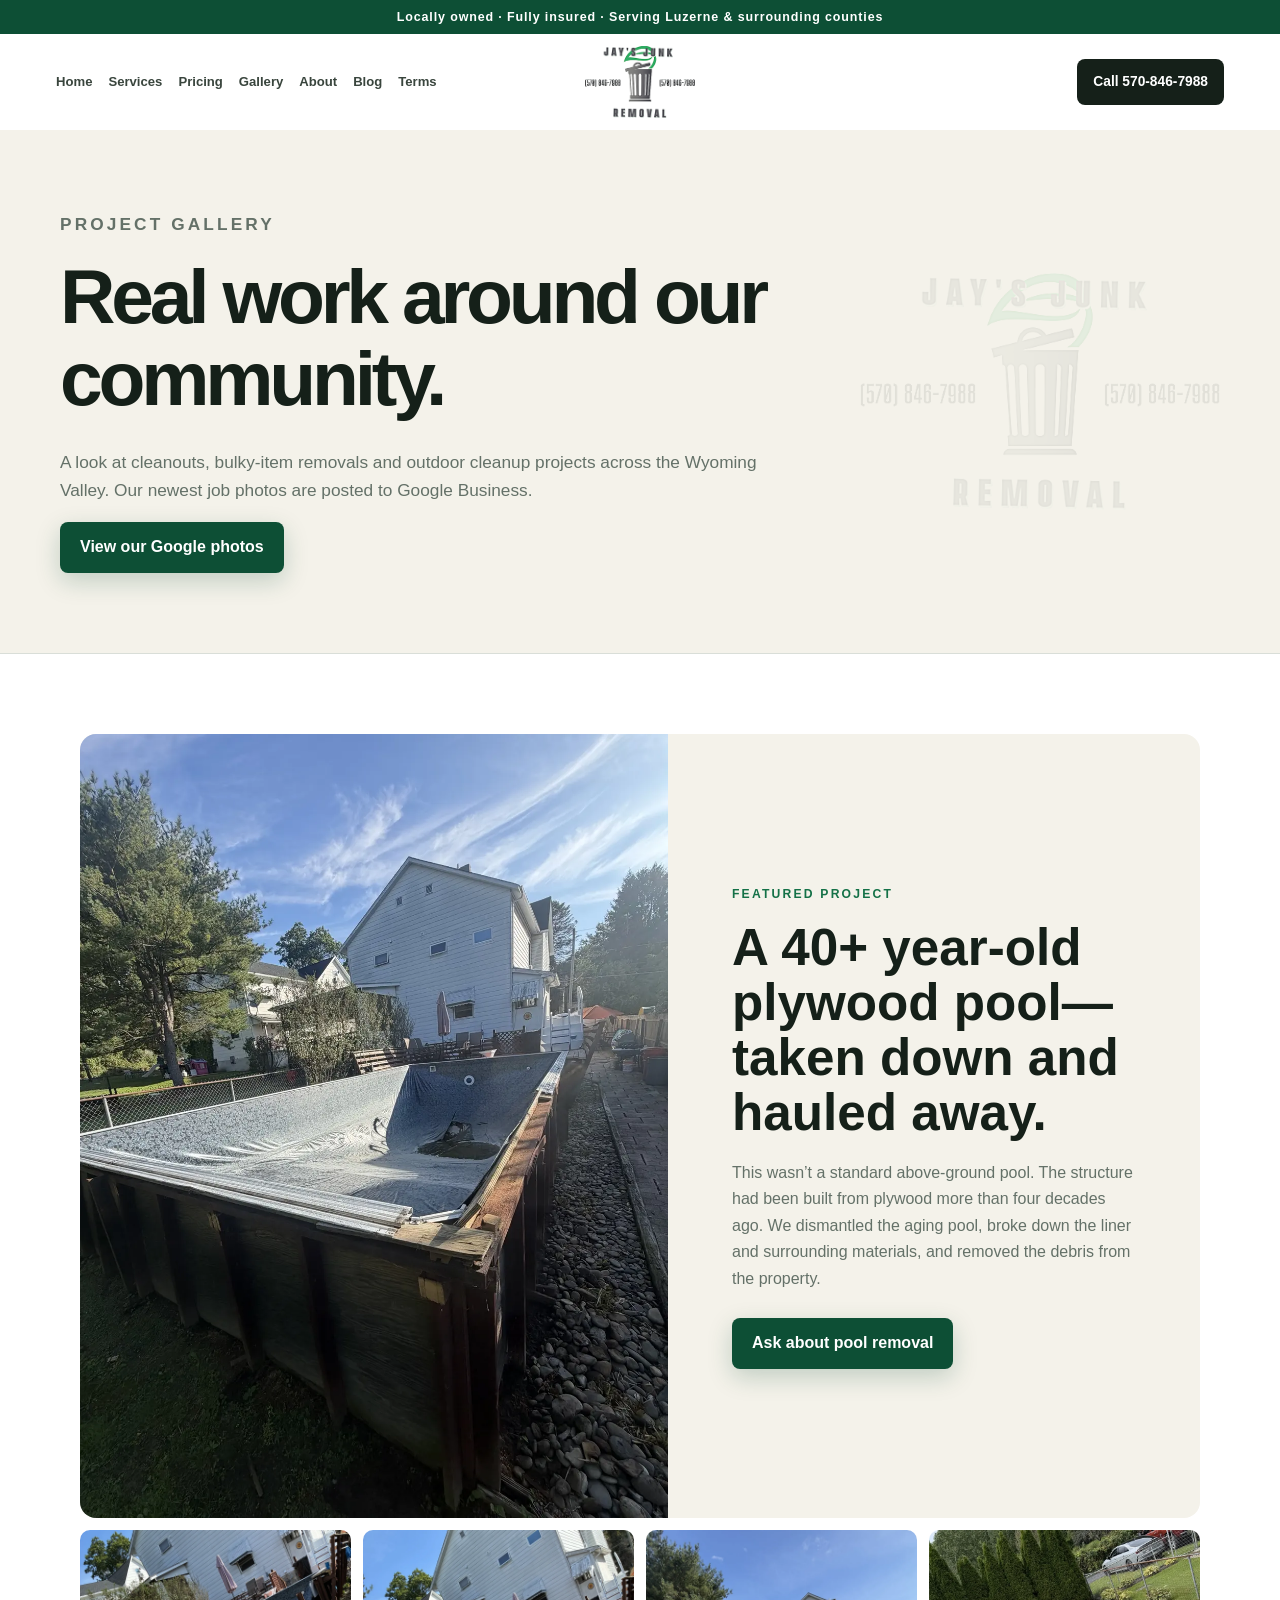
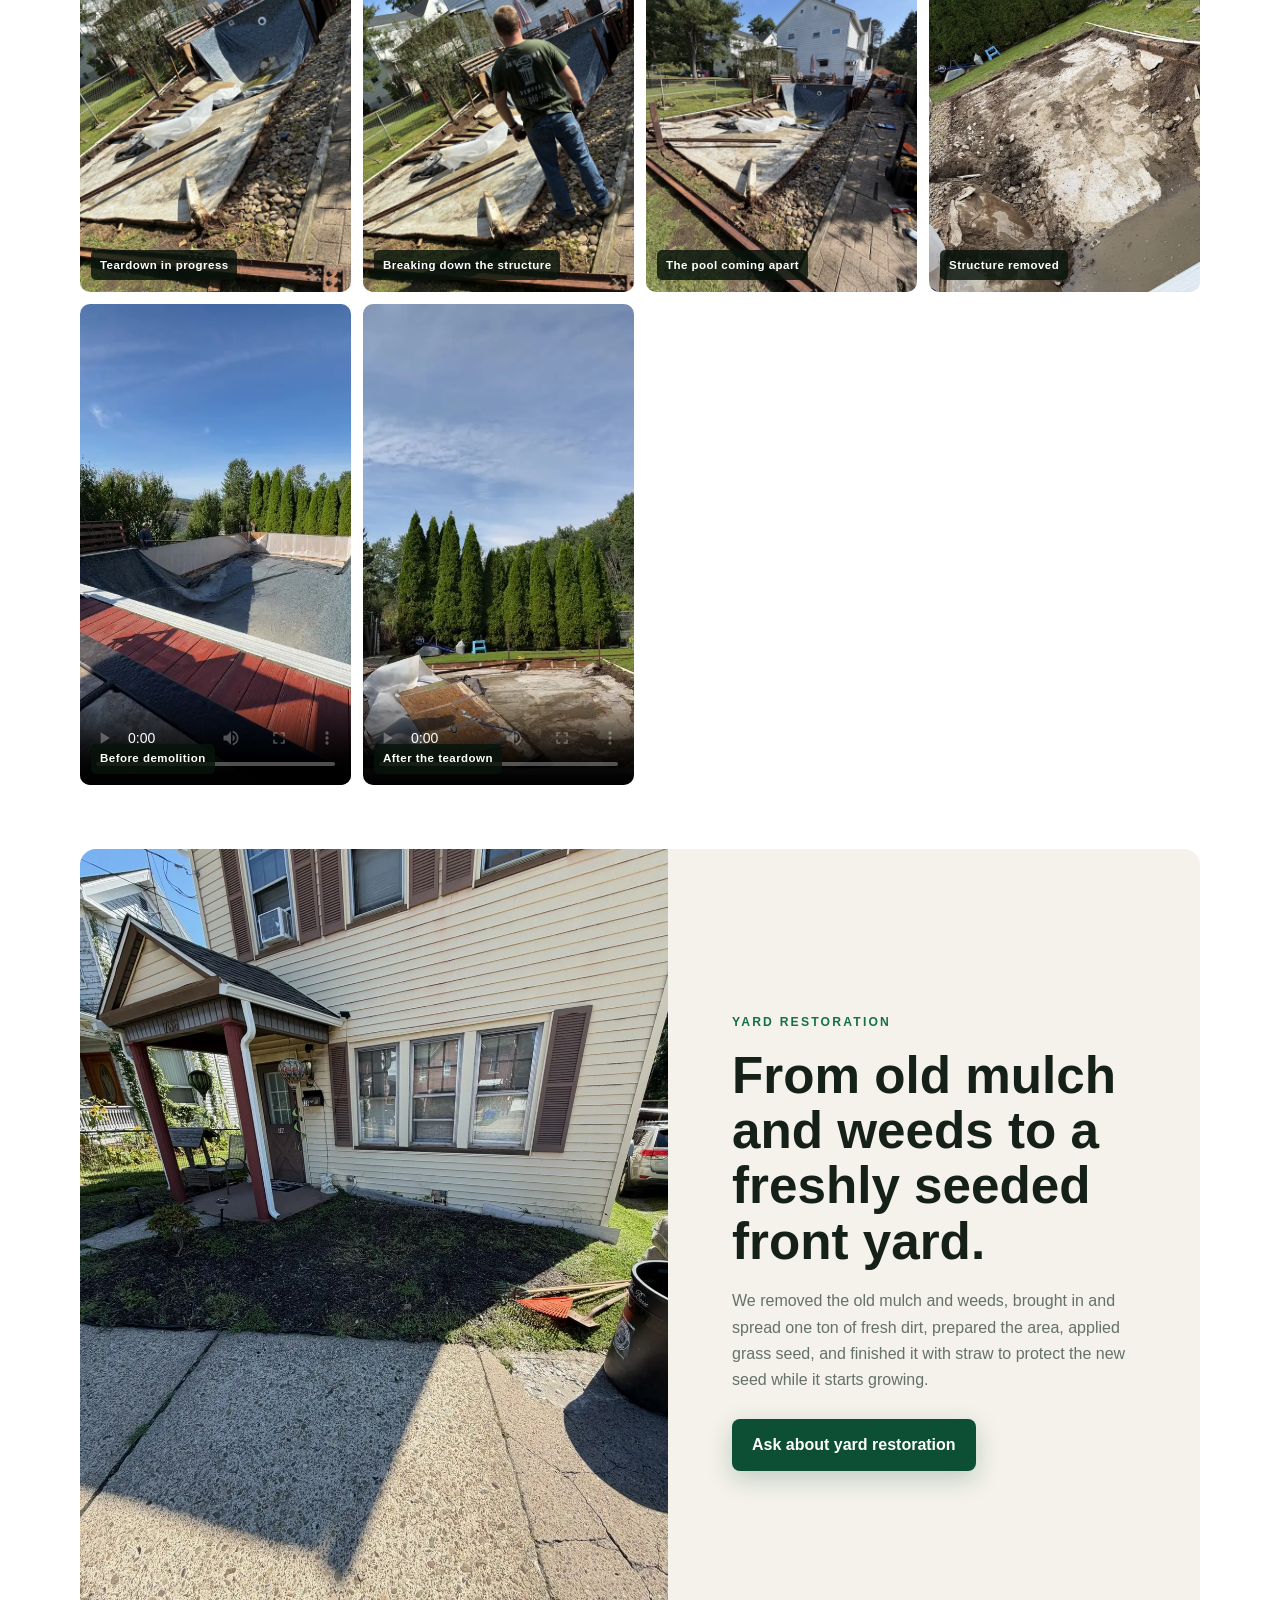
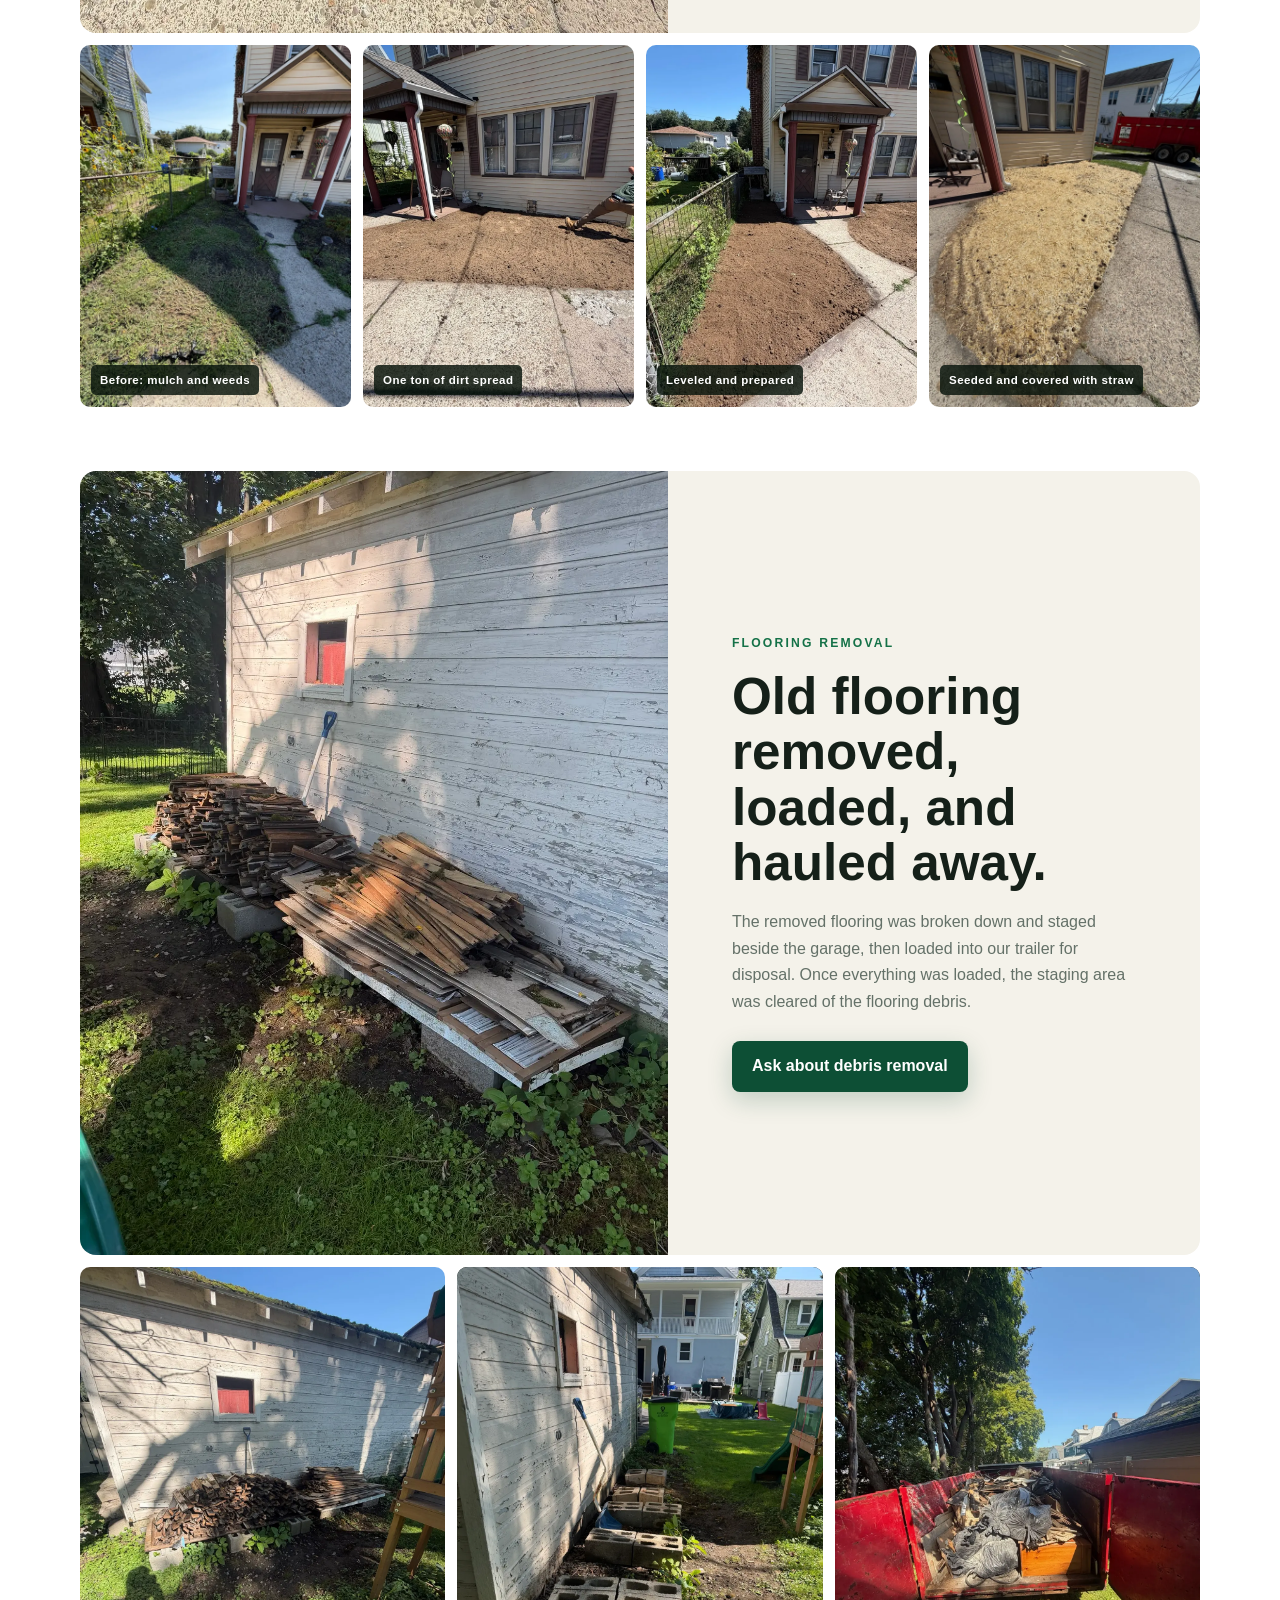
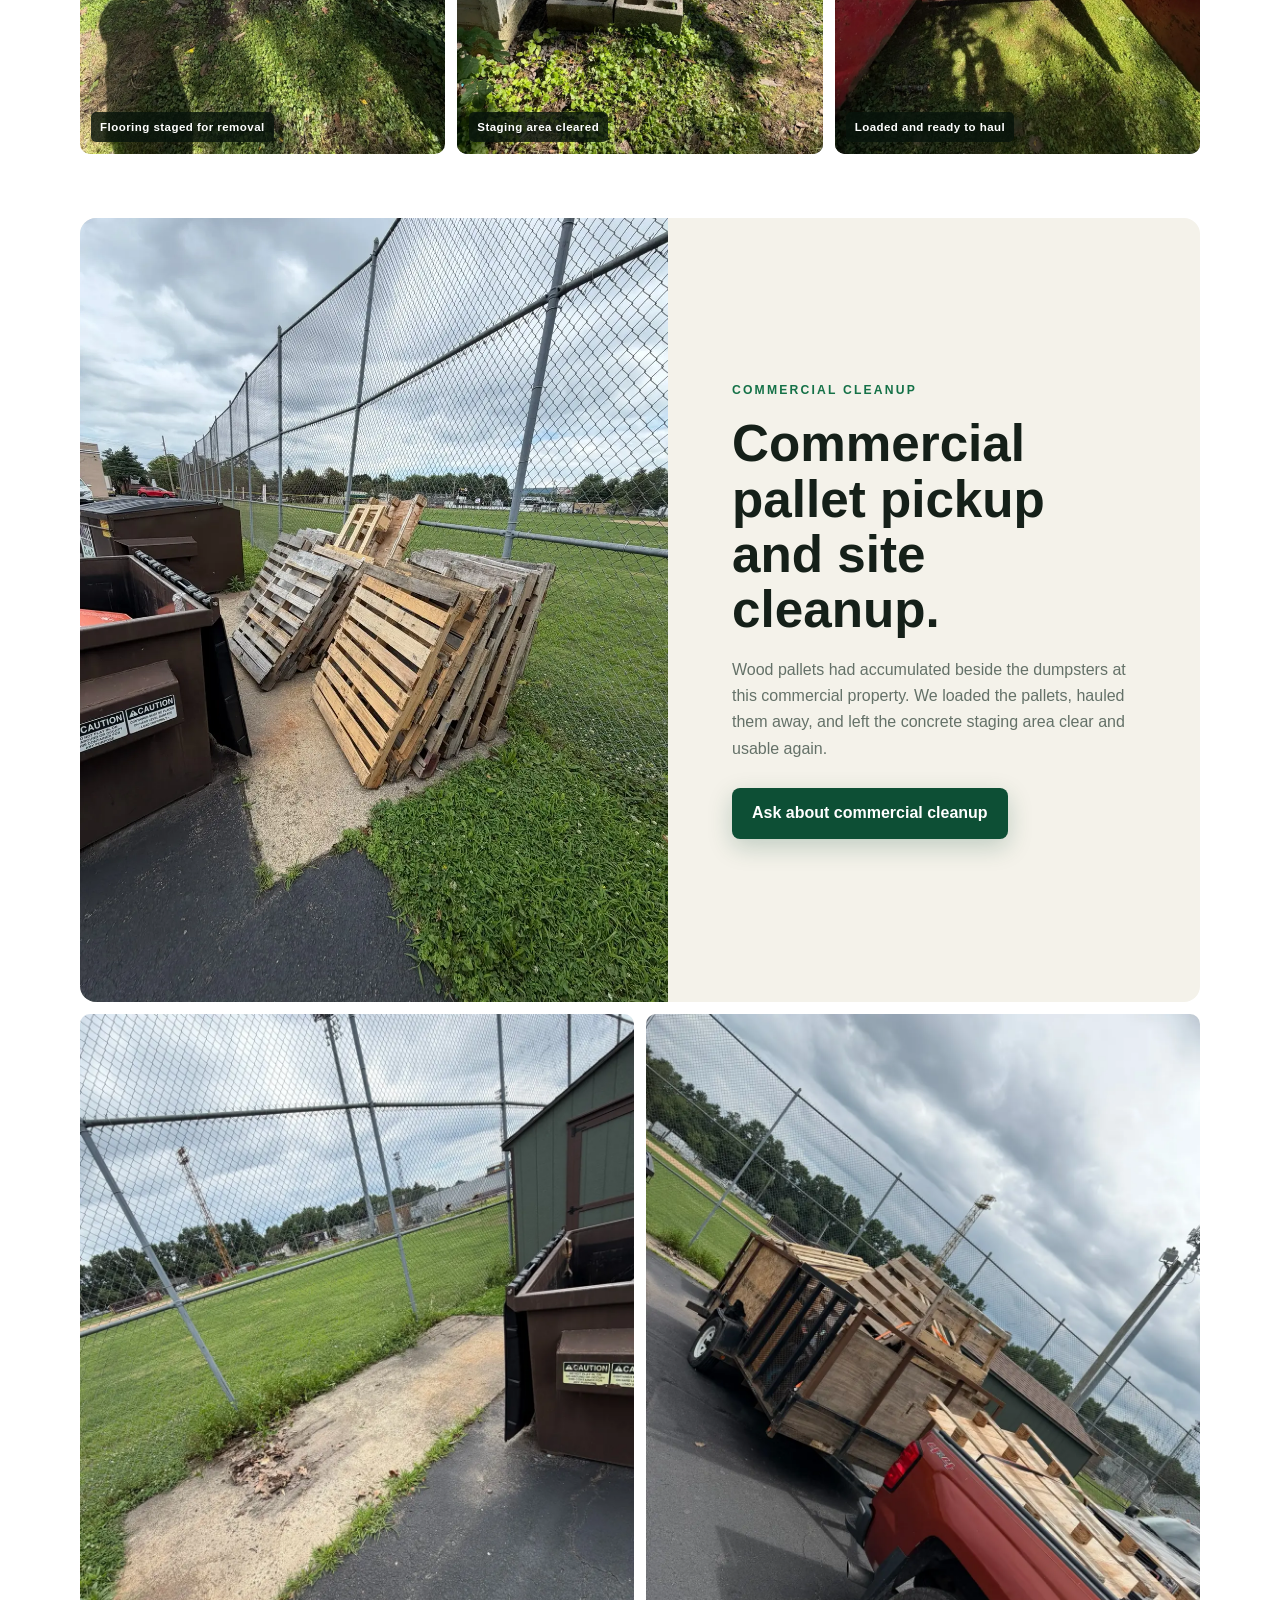
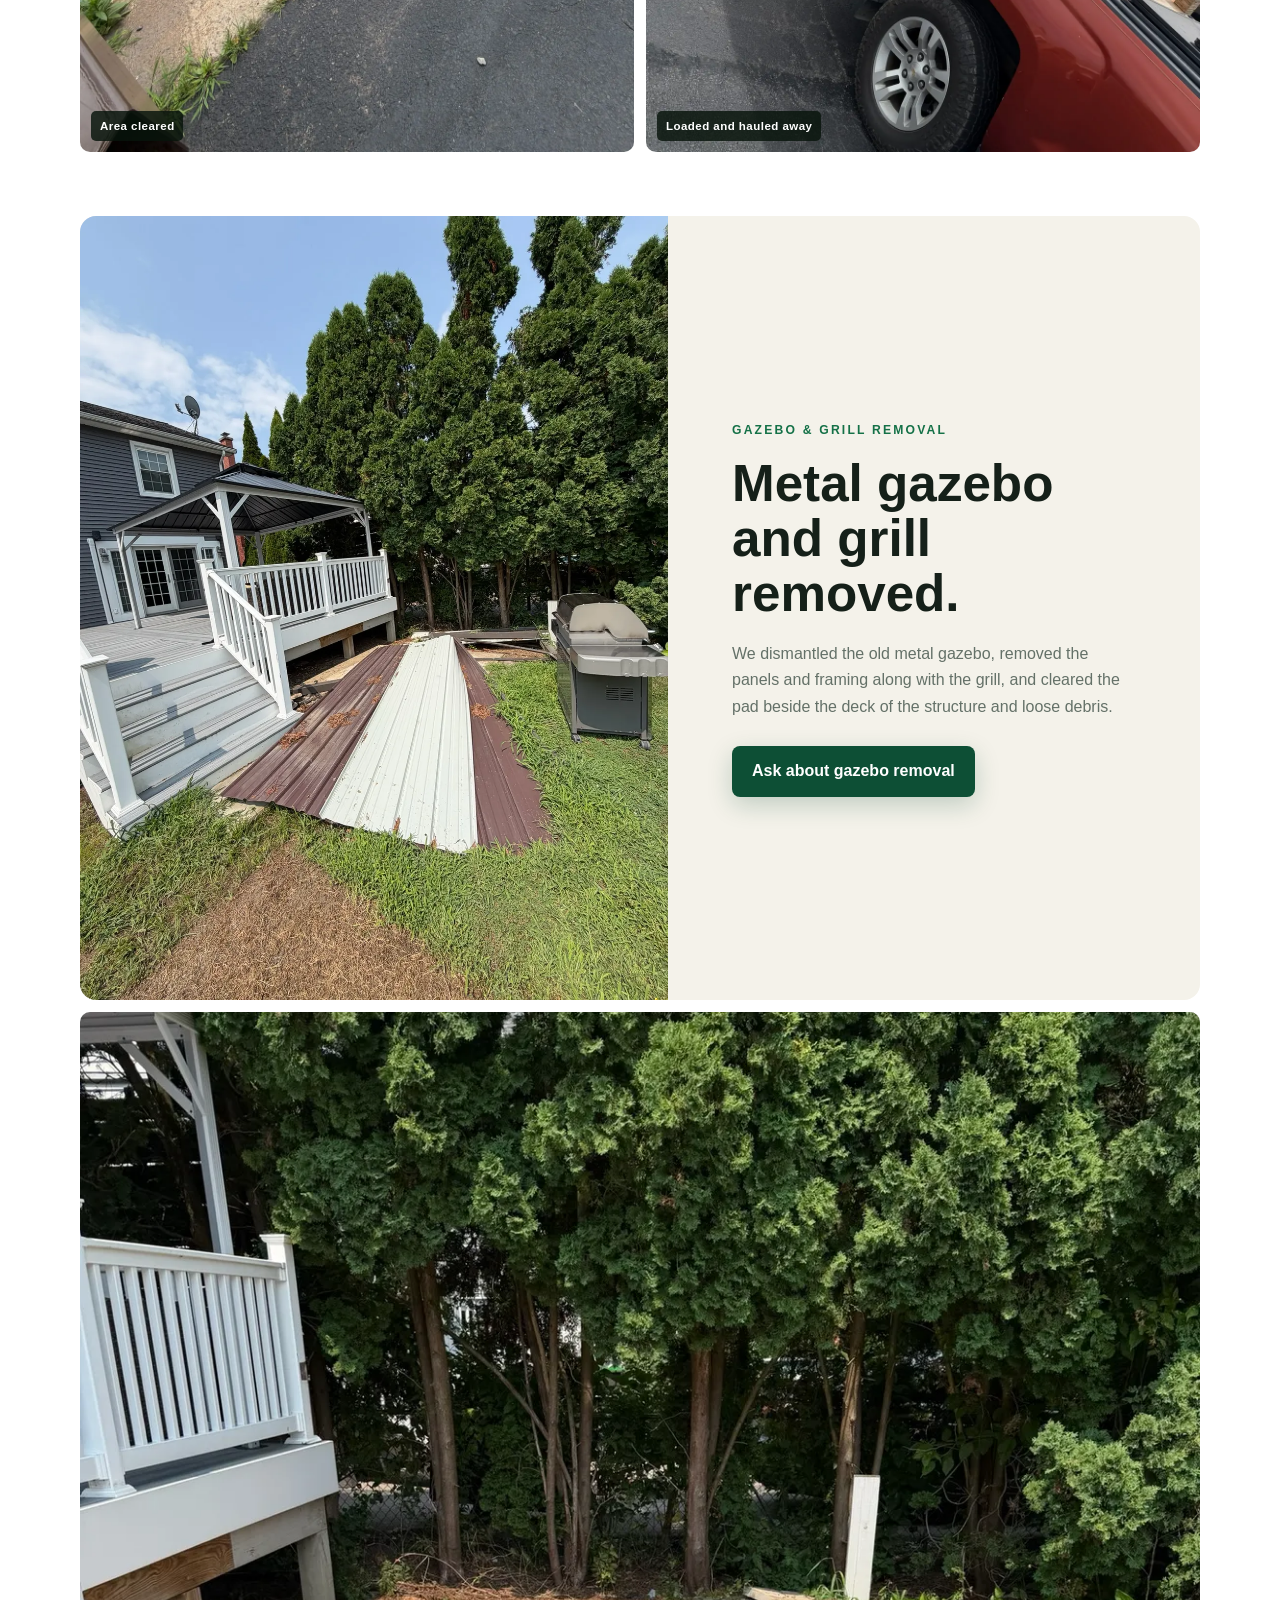
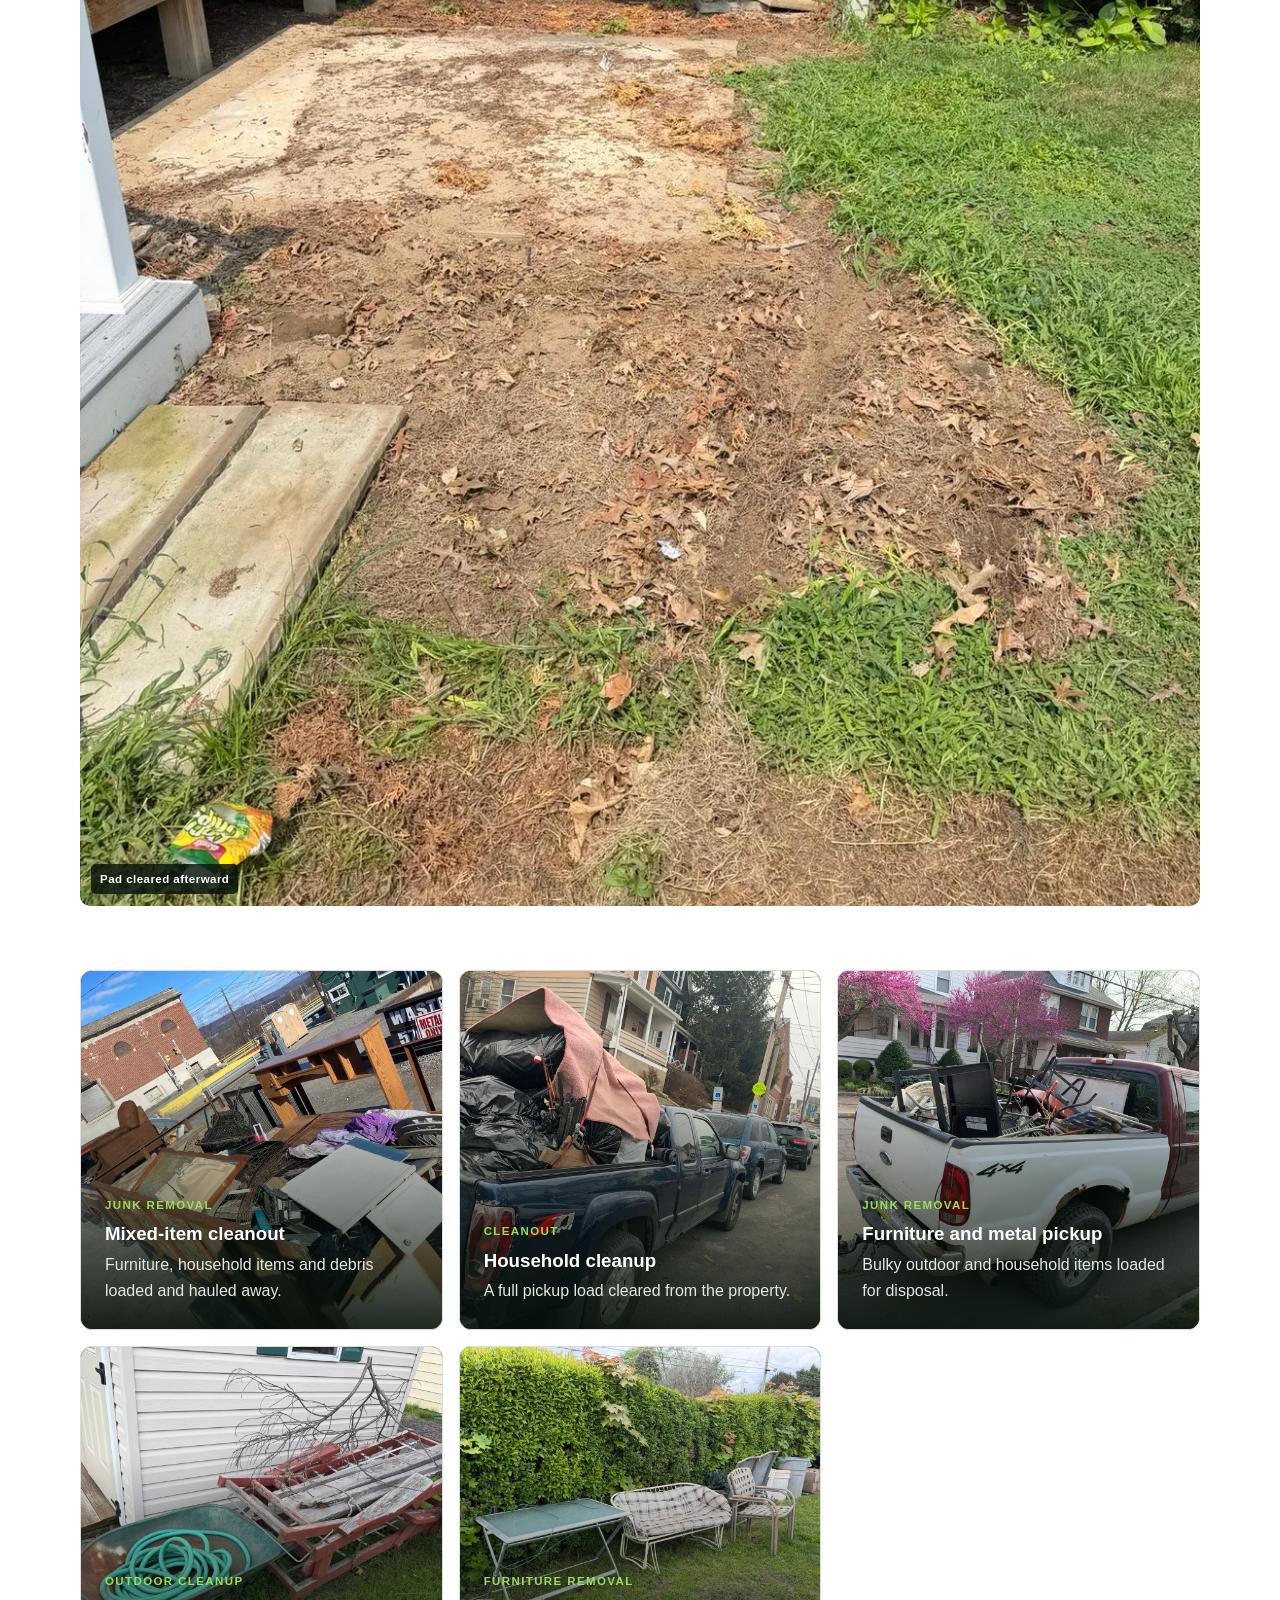
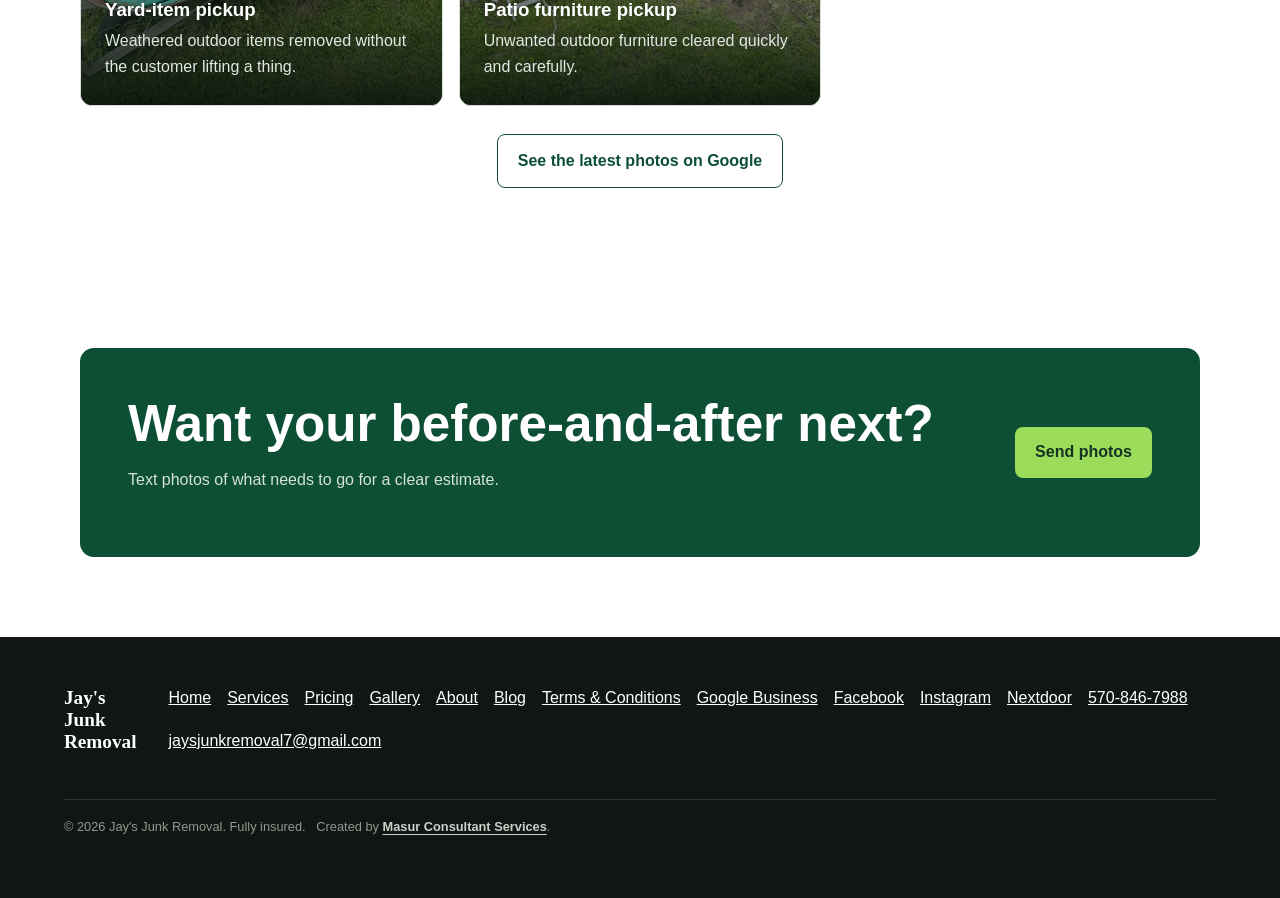
<file: gallery/index.html>
<!doctype html>
<html lang="en">
<head>
  <meta charset="utf-8">
  <meta name="viewport" content="width=device-width,initial-scale=1">
  <title>Project Gallery | Jay's Junk Removal</title>
  <meta name="description" content="See recent cleanouts, furniture removal and property cleanup projects completed by Jay's Junk Removal.">
  <link rel="canonical" href="https://jaysjunkremovalpa.com/gallery/">
  <link rel="stylesheet" href="../assets/site.css">
  <link rel="stylesheet" href="../assets/inside.css">
</head>
<body>
  <div class="announcement">Locally owned · Fully insured · Serving Luzerne &amp; surrounding counties</div>
  <header class="site-header">
    <a class="brand" href="../"><img class="brand-logo" src="../assets/jays-logo.png" alt="Jay's Junk Removal"></a>
    <button class="menu" aria-expanded="false" aria-controls="nav">Menu</button>
    <nav id="nav" aria-label="Main navigation"><a href="../">Home</a><a href="../#services">Services</a><a href="../#pricing">Pricing</a><a href="../gallery/">Gallery</a><a href="../about/">About</a><a href="../blog/">Blog</a><a href="../terms/">Terms</a></nav>
    <a class="header-call" href="tel:+15708467988">Call 570-846-7988</a>
  </header>
  <main>
    <section class="page-hero">
      <p class="eyebrow">PROJECT GALLERY</p>
      <h1>Real work around our community.</h1>
      <p>A look at cleanouts, bulky-item removals and outdoor cleanup projects across the Wyoming Valley. Our newest job photos are posted to Google Business.</p>
      <a class="button primary" href="https://share.google/WeyVwXVFbR6IMbiy1" target="_blank" rel="noopener">View our Google photos</a>
    </section>
    <section class="inside-section">
      <article class="featured-project">
        <div class="featured-project-intro">
          <img src="../assets/gallery/pool-project/IMG_5765.webp" alt="A 40-plus-year-old wooden swimming pool before demolition" loading="eager">
          <div>
            <p class="eyebrow">FEATURED PROJECT</p>
            <h2>A 40+ year-old plywood pool—taken down and hauled away.</h2>
            <p>This wasn’t a standard above-ground pool. The structure had been built from plywood more than four decades ago. We dismantled the aging pool, broke down the liner and surrounding materials, and removed the debris from the property.</p>
            <a class="button primary" href="sms:+15708467988?body=Hi%20Jay%2C%20I%20have%20an%20old%20pool%20or%20outdoor%20structure%20I%27d%20like%20removed.%20Here%20are%20some%20photos%3A">Ask about pool removal</a>
          </div>
        </div>
        <div class="project-media" aria-label="Wooden pool demolition photos and videos">
          <figure><img src="../assets/gallery/pool-project/IMG_0027.webp" alt="Wooden pool demolition underway with the liner and plywood exposed" loading="lazy"><figcaption>Teardown in progress</figcaption></figure>
          <figure><img src="../assets/gallery/pool-project/IMG_0028.webp" alt="Jay's Junk Removal crew member working beside the demolished pool" loading="lazy"><figcaption>Breaking down the structure</figcaption></figure>
          <figure><img src="../assets/gallery/pool-project/IMG_5770.webp" alt="Partially dismantled wooden swimming pool and exposed concrete base" loading="lazy"><figcaption>The pool coming apart</figcaption></figure>
          <figure><img src="../assets/gallery/pool-project/IMG_7430.webp" alt="Pool structure removed with the original concrete base exposed" loading="lazy"><figcaption>Structure removed</figcaption></figure>
          <figure class="video-card"><video controls playsinline preload="metadata" poster="../assets/gallery/pool-project/pool-before-poster.webp"><source src="../assets/gallery/pool-project/pool-before.mp4" type="video/mp4">Your browser does not support video.</video><figcaption>Before demolition</figcaption></figure>
          <figure class="video-card"><video controls playsinline preload="metadata" poster="../assets/gallery/pool-project/pool-after-poster.webp"><source src="../assets/gallery/pool-project/pool-after.mp4" type="video/mp4">Your browser does not support video.</video><figcaption>After the teardown</figcaption></figure>
        </div>
      </article>
      <article class="featured-project reseeding-project">
        <div class="featured-project-intro">
          <img src="../assets/gallery/reseeding-project/IMG_5431.webp" alt="Front yard covered with old mulch and weeds before grass reseeding" loading="lazy">
          <div>
            <p class="eyebrow">YARD RESTORATION</p>
            <h2>From old mulch and weeds to a freshly seeded front yard.</h2>
            <p>We removed the old mulch and weeds, brought in and spread one ton of fresh dirt, prepared the area, applied grass seed, and finished it with straw to protect the new seed while it starts growing.</p>
            <a class="button primary" href="sms:+15708467988?body=Hi%20Jay%2C%20I%27m%20interested%20in%20yard%20cleanup%20and%20grass%20reseeding.%20Here%20are%20some%20photos%3A">Ask about yard restoration</a>
          </div>
        </div>
        <div class="project-media" aria-label="Grass reseeding and yard restoration photos">
          <figure><img src="../assets/gallery/reseeding-project/IMG_5433.webp" alt="Weedy front yard before mulch removal and grass reseeding" loading="lazy"><figcaption>Before: mulch and weeds</figcaption></figure>
          <figure><img src="../assets/gallery/reseeding-project/IMG_5436.webp" alt="Fresh dirt being spread across the cleared front yard" loading="lazy"><figcaption>One ton of dirt spread</figcaption></figure>
          <figure><img src="../assets/gallery/reseeding-project/IMG_5442.webp" alt="Front yard leveled with fresh dirt before seeding" loading="lazy"><figcaption>Leveled and prepared</figcaption></figure>
          <figure><img src="../assets/gallery/reseeding-project/IMG_5448.webp" alt="Freshly seeded front yard covered with protective straw" loading="lazy"><figcaption>Seeded and covered with straw</figcaption></figure>
        </div>
      </article>
      <article class="featured-project flooring-project">
        <div class="featured-project-intro">
          <img src="../assets/gallery/flooring-project/IMG_5424.webp" alt="Removed wood flooring stacked beside a garage for haul-away" loading="lazy">
          <div>
            <p class="eyebrow">FLOORING REMOVAL</p>
            <h2>Old flooring removed, loaded, and hauled away.</h2>
            <p>The removed flooring was broken down and staged beside the garage, then loaded into our trailer for disposal. Once everything was loaded, the staging area was cleared of the flooring debris.</p>
            <a class="button primary" href="sms:+15708467988?body=Hi%20Jay%2C%20I%27m%20interested%20in%20flooring%20or%20renovation%20debris%20removal.%20Here%20are%20some%20photos%3A">Ask about debris removal</a>
          </div>
        </div>
        <div class="project-media flooring-media" aria-label="Flooring removal and haul-away photos">
          <figure><img src="../assets/gallery/flooring-project/IMG_5421.webp" alt="Large amount of removed wood flooring stacked for loading" loading="lazy"><figcaption>Flooring staged for removal</figcaption></figure>
          <figure><img src="../assets/gallery/flooring-project/IMG_5425.webp" alt="Cleared area beside the garage after flooring debris removal" loading="lazy"><figcaption>Staging area cleared</figcaption></figure>
          <figure><img src="../assets/gallery/flooring-project/IMG_5427.webp" alt="Trailer loaded with old flooring and renovation debris" loading="lazy"><figcaption>Loaded and ready to haul</figcaption></figure>
        </div>
      </article>
      <article class="featured-project commercial-project">
        <div class="featured-project-intro">
          <img src="../assets/gallery/commercial-pallets/IMG_6071.webp" alt="Wood pallets staged beside commercial dumpsters for pickup" loading="lazy">
          <div>
            <p class="eyebrow">COMMERCIAL CLEANUP</p>
            <h2>Commercial pallet pickup and site cleanup.</h2>
            <p>Wood pallets had accumulated beside the dumpsters at this commercial property. We loaded the pallets, hauled them away, and left the concrete staging area clear and usable again.</p>
            <a class="button primary" href="sms:+15708467988?body=Hi%20Jay%2C%20I%27m%20interested%20in%20commercial%20junk%20or%20pallet%20removal.%20Here%20are%20some%20photos%3A">Ask about commercial cleanup</a>
          </div>
        </div>
        <div class="project-media two-up" aria-label="Commercial pallet pickup photos">
          <figure><img src="../assets/gallery/commercial-pallets/IMG_6074.webp" alt="Cleared concrete area after commercial pallet pickup" loading="lazy"><figcaption>Area cleared</figcaption></figure>
          <figure><img src="../assets/gallery/IMG_6079.webp" alt="Truck and trailer loaded with commercial wood pallets" loading="lazy"><figcaption>Loaded and hauled away</figcaption></figure>
        </div>
      </article>
      <article class="featured-project shed-project">
        <div class="featured-project-intro">
          <img src="../assets/gallery/shed-removal/IMG_6181.webp" alt="Dismantled metal gazebo panels and grill beside a backyard deck" loading="lazy">
          <div>
            <p class="eyebrow">GAZEBO &amp; GRILL REMOVAL</p>
            <h2>Metal gazebo and grill removed.</h2>
            <p>We dismantled the old metal gazebo, removed the panels and framing along with the grill, and cleared the pad beside the deck of the structure and loose debris.</p>
            <a class="button primary" href="sms:+15708467988?body=Hi%20Jay%2C%20I%27m%20interested%20in%20gazebo%20or%20outdoor%20item%20removal.%20Here%20are%20some%20photos%3A">Ask about gazebo removal</a>
          </div>
        </div>
        <div class="project-media one-up" aria-label="Metal gazebo and grill removal result">
          <figure><img src="../assets/gallery/shed-removal/IMG_6183.webp" alt="Cleared backyard pad after metal gazebo and grill removal" loading="lazy"><figcaption>Pad cleared afterward</figcaption></figure>
        </div>
      </article>
      <div class="work-grid">
        <article class="work-card photo-card"><img src="../assets/gallery/IMG_3714.webp" alt="Mixed furniture and household junk loaded for removal" loading="lazy"><div><span>JUNK REMOVAL</span><h3>Mixed-item cleanout</h3><p>Furniture, household items and debris loaded and hauled away.</p></div></article>
        <article class="work-card photo-card"><img src="../assets/gallery/IMG_3468.webp" alt="Pickup truck loaded with bags and household items" loading="lazy"><div><span>CLEANOUT</span><h3>Household cleanup</h3><p>A full pickup load cleared from the property.</p></div></article>
        <article class="work-card photo-card"><img src="../assets/gallery/IMG_3901.webp" alt="Pickup truck loaded with metal furniture and household items" loading="lazy"><div><span>JUNK REMOVAL</span><h3>Furniture and metal pickup</h3><p>Bulky outdoor and household items loaded for disposal.</p></div></article>
        <article class="work-card photo-card"><img src="../assets/gallery/IMG_4588.webp" alt="Wheelbarrow, old wood and outdoor debris ready for removal" loading="lazy"><div><span>OUTDOOR CLEANUP</span><h3>Yard-item pickup</h3><p>Weathered outdoor items removed without the customer lifting a thing.</p></div></article>
        <article class="work-card photo-card"><img src="../assets/gallery/IMG_4585.webp" alt="Patio furniture and outdoor items ready for removal" loading="lazy"><div><span>FURNITURE REMOVAL</span><h3>Patio furniture pickup</h3><p>Unwanted outdoor furniture cleared quickly and carefully.</p></div></article>
      </div>
      <div class="google-actions"><a class="button secondary" href="https://share.google/WeyVwXVFbR6IMbiy1" target="_blank" rel="noopener">See the latest photos on Google</a></div>
    </section>
    <section class="inside-section"><div class="inner-cta"><div><h2>Want your before-and-after next?</h2><p>Text photos of what needs to go for a clear estimate.</p></div><a class="button" href="sms:+15708467988?body=Hi%20Jay%2C%20I%27d%20like%20a%20quote.%20Here%20are%20photos%3A">Send photos</a></div></section>
  </main>
  <footer><a class="footer-name" href="../">Jay's Junk Removal</a><div><a href="../">Home</a><a href="../#services">Services</a><a href="../#pricing">Pricing</a><a href="../gallery/">Gallery</a><a href="../about/">About</a><a href="../blog/">Blog</a><a href="../terms/">Terms &amp; Conditions</a><a href="https://share.google/WeyVwXVFbR6IMbiy1" target="_blank" rel="noopener">Google Business</a><a href="https://www.facebook.com/people/Jays-Junk-Removal/61575634836995/" target="_blank" rel="noopener">Facebook</a><a href="https://www.instagram.com/jaysjunkremovalpa/" target="_blank" rel="noopener">Instagram</a><a href="https://nextdoor.com/pages/jays-junk-removal-hanover-township-pa/" target="_blank" rel="noopener">Nextdoor</a><a href="tel:+15708467988">570-846-7988</a><a href="mailto:jaysjunkremoval7@gmail.com">jaysjunkremoval7@gmail.com</a></div><p>© <span id="year"></span> Jay's Junk Removal. Fully insured. <span class="site-credit">Created by <a href="https://jaymasur.github.io/MCS/" target="_blank" rel="noopener">Masur Consultant Services</a>.</span></p></footer>
  <script src="../assets/site.js"></script>
</body>
</html>
</file>
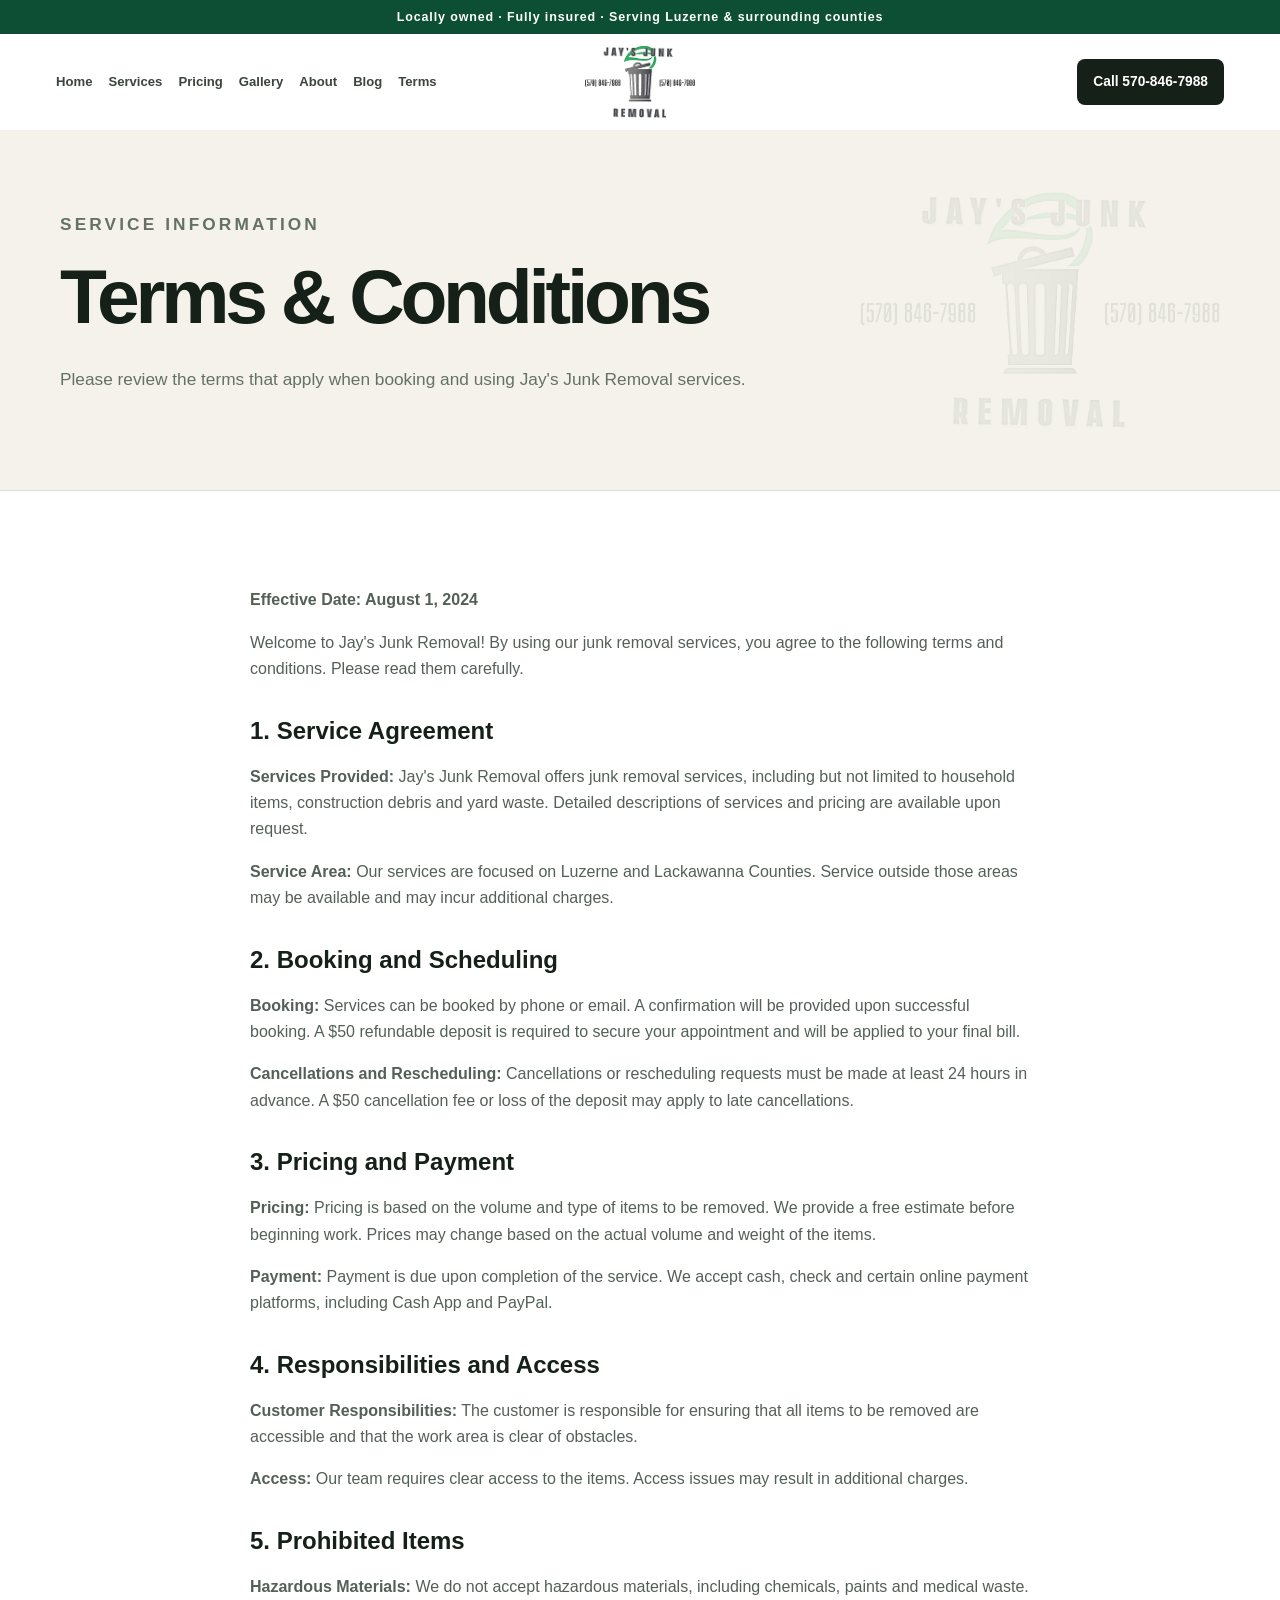
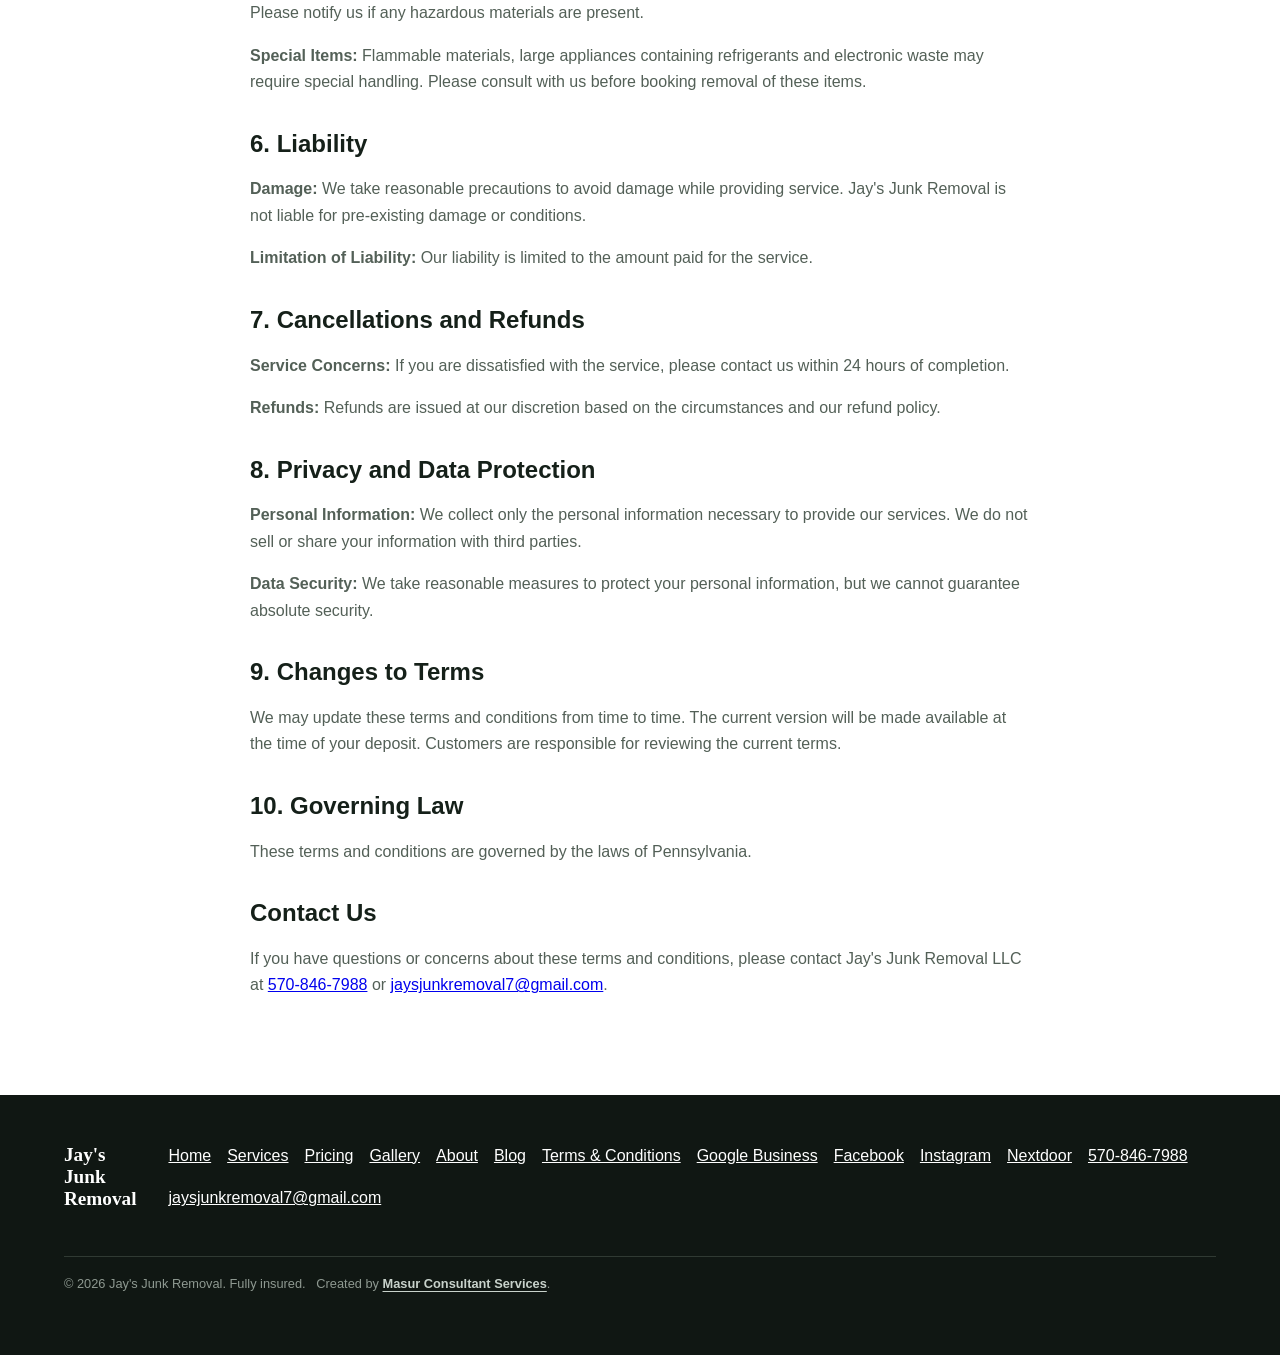
<file: terms/index.html>
<!doctype html>
<html lang="en">
<head>
  <meta charset="utf-8">
  <meta name="viewport" content="width=device-width,initial-scale=1">
  <title>Terms &amp; Conditions | Jay's Junk Removal</title>
  <meta name="description" content="Service terms and conditions for Jay's Junk Removal.">
  <link rel="canonical" href="https://jaysjunkremovalpa.com/terms/">
  <link rel="stylesheet" href="../assets/site.css">
  <link rel="stylesheet" href="../assets/inside.css">
</head>
<body>
  <div class="announcement">Locally owned · Fully insured · Serving Luzerne &amp; surrounding counties</div>
  <header class="site-header">
    <a class="brand" href="../"><img class="brand-logo" src="../assets/jays-logo.png" alt="Jay's Junk Removal"></a>
    <button class="menu" aria-expanded="false" aria-controls="nav">Menu</button>
    <nav id="nav" aria-label="Main navigation"><a href="../">Home</a><a href="../#services">Services</a><a href="../#pricing">Pricing</a><a href="../gallery/">Gallery</a><a href="../about/">About</a><a href="../blog/">Blog</a><a href="../terms/">Terms</a></nav>
    <a class="header-call" href="tel:+15708467988">Call 570-846-7988</a>
  </header>
  <main>
    <section class="page-hero"><p class="eyebrow">SERVICE INFORMATION</p><h1>Terms &amp; Conditions</h1><p>Please review the terms that apply when booking and using Jay's Junk Removal services.</p></section>
    <section class="inside-section terms">
      <p><b>Effective Date: August 1, 2024</b></p>
      <p>Welcome to Jay's Junk Removal! By using our junk removal services, you agree to the following terms and conditions. Please read them carefully.</p>

      <h2>1. Service Agreement</h2>
      <p><b>Services Provided:</b> Jay's Junk Removal offers junk removal services, including but not limited to household items, construction debris and yard waste. Detailed descriptions of services and pricing are available upon request.</p>
      <p><b>Service Area:</b> Our services are focused on Luzerne and Lackawanna Counties. Service outside those areas may be available and may incur additional charges.</p>

      <h2>2. Booking and Scheduling</h2>
      <p><b>Booking:</b> Services can be booked by phone or email. A confirmation will be provided upon successful booking. A $50 refundable deposit is required to secure your appointment and will be applied to your final bill.</p>
      <p><b>Cancellations and Rescheduling:</b> Cancellations or rescheduling requests must be made at least 24 hours in advance. A $50 cancellation fee or loss of the deposit may apply to late cancellations.</p>

      <h2>3. Pricing and Payment</h2>
      <p><b>Pricing:</b> Pricing is based on the volume and type of items to be removed. We provide a free estimate before beginning work. Prices may change based on the actual volume and weight of the items.</p>
      <p><b>Payment:</b> Payment is due upon completion of the service. We accept cash, check and certain online payment platforms, including Cash App and PayPal.</p>

      <h2>4. Responsibilities and Access</h2>
      <p><b>Customer Responsibilities:</b> The customer is responsible for ensuring that all items to be removed are accessible and that the work area is clear of obstacles.</p>
      <p><b>Access:</b> Our team requires clear access to the items. Access issues may result in additional charges.</p>

      <h2>5. Prohibited Items</h2>
      <p><b>Hazardous Materials:</b> We do not accept hazardous materials, including chemicals, paints and medical waste. Please notify us if any hazardous materials are present.</p>
      <p><b>Special Items:</b> Flammable materials, large appliances containing refrigerants and electronic waste may require special handling. Please consult with us before booking removal of these items.</p>

      <h2>6. Liability</h2>
      <p><b>Damage:</b> We take reasonable precautions to avoid damage while providing service. Jay's Junk Removal is not liable for pre-existing damage or conditions.</p>
      <p><b>Limitation of Liability:</b> Our liability is limited to the amount paid for the service.</p>

      <h2>7. Cancellations and Refunds</h2>
      <p><b>Service Concerns:</b> If you are dissatisfied with the service, please contact us within 24 hours of completion.</p>
      <p><b>Refunds:</b> Refunds are issued at our discretion based on the circumstances and our refund policy.</p>

      <h2>8. Privacy and Data Protection</h2>
      <p><b>Personal Information:</b> We collect only the personal information necessary to provide our services. We do not sell or share your information with third parties.</p>
      <p><b>Data Security:</b> We take reasonable measures to protect your personal information, but we cannot guarantee absolute security.</p>

      <h2>9. Changes to Terms</h2>
      <p>We may update these terms and conditions from time to time. The current version will be made available at the time of your deposit. Customers are responsible for reviewing the current terms.</p>

      <h2>10. Governing Law</h2>
      <p>These terms and conditions are governed by the laws of Pennsylvania.</p>

      <h2>Contact Us</h2>
      <p>If you have questions or concerns about these terms and conditions, please contact Jay's Junk Removal LLC at <a href="tel:+15708467988">570-846-7988</a> or <a href="mailto:jaysjunkremoval7@gmail.com">jaysjunkremoval7@gmail.com</a>.</p>
    </section>
  </main>
  <footer><a class="footer-name" href="../">Jay's Junk Removal</a><div><a href="../">Home</a><a href="../#services">Services</a><a href="../#pricing">Pricing</a><a href="../gallery/">Gallery</a><a href="../about/">About</a><a href="../blog/">Blog</a><a href="../terms/">Terms &amp; Conditions</a><a href="https://share.google/WeyVwXVFbR6IMbiy1" target="_blank" rel="noopener">Google Business</a><a href="https://www.facebook.com/people/Jays-Junk-Removal/61575634836995/" target="_blank" rel="noopener">Facebook</a><a href="https://www.instagram.com/jaysjunkremovalpa/" target="_blank" rel="noopener">Instagram</a><a href="https://nextdoor.com/pages/jays-junk-removal-hanover-township-pa/" target="_blank" rel="noopener">Nextdoor</a><a href="tel:+15708467988">570-846-7988</a><a href="mailto:jaysjunkremoval7@gmail.com">jaysjunkremoval7@gmail.com</a></div><p>© <span id="year"></span> Jay's Junk Removal. Fully insured. <span class="site-credit">Created by <a href="https://jaymasur.github.io/MCS/" target="_blank" rel="noopener">Masur Consultant Services</a>.</span></p></footer>
  <script src="../assets/site.js"></script>
</body>
</html>
</file>
<file: assets/site.css>
:root{--green:#0d4f35;--green2:#147147;--lime:#9bdd5a;--ink:#152019;--cream:#f4f2ea;--white:#fff;--line:#d9ded8;--muted:#647168;--shadow:0 22px 70px rgba(9,46,30,.14)}*{box-sizing:border-box}html{scroll-behavior:smooth;scroll-padding-top:90px}body{margin:0;background:#fff;color:var(--ink);font-family:'DM Sans',sans-serif;font-size:16px;line-height:1.65}.skip{position:absolute;left:-999px;top:8px;background:#fff;padding:.6rem 1rem;z-index:99}.skip:focus{left:8px}.announcement{background:var(--green);color:#fff;text-align:center;padding:.42rem 1rem;font-size:.78rem;font-weight:700;letter-spacing:.07em}.site-header{height:82px;max-width:1280px;margin:auto;padding:0 3.5rem;display:flex;align-items:center;gap:2.5rem;background:#fff}.brand{display:flex;align-items:center;gap:.65rem;color:var(--ink);text-decoration:none;line-height:1}.brand strong{font:800 1.35rem 'Manrope';display:block;letter-spacing:.02em}.brand small{font-size:.62rem;font-weight:700;letter-spacing:.16em}.brand-mark{width:42px;height:42px;border-radius:10px;background:var(--green);display:grid;place-items:center;color:#fff;position:relative;overflow:hidden}.brand-mark:after{content:'';position:absolute;width:17px;height:9px;background:var(--lime);border-radius:100% 0 100% 0;right:1px;top:4px;transform:rotate(-28deg)}.brand-mark span{font:800 1.45rem 'Manrope'}.site-header nav{margin-left:auto;display:flex;gap:1.65rem}.site-header nav a{color:#39453d;text-decoration:none;font-weight:600;font-size:.9rem}.site-header nav a:hover{color:var(--green)}.header-call{background:var(--ink);color:#fff;padding:.72rem 1rem;border-radius:8px;text-decoration:none;font-weight:700;font-size:.86rem}.menu{display:none}.hero{min-height:640px;background:linear-gradient(112deg,#f4f2ea 0%,#f4f2ea 68%,#e4eadf 68%);display:grid;grid-template-columns:minmax(0,1.25fr) minmax(340px,.75fr);align-items:center;gap:6rem;padding:5rem max(4rem,calc((100vw - 1160px)/2))}.eyebrow{font-size:.76rem;letter-spacing:.18em;font-weight:800;color:var(--green2);margin:0 0 1rem}.eyebrow.light{color:var(--lime)}h1,h2,h3{font-family:'Manrope',sans-serif;line-height:1.08;margin-top:0}h1{font-size:clamp(3rem,6.2vw,5.6rem);letter-spacing:-.055em;margin-bottom:1.7rem}h1 em{font-style:normal;color:var(--green2)}.hero-text{font-size:1.1rem;max-width:650px;color:#4c5a51;margin-bottom:2rem}.hero-actions{display:flex;gap:.75rem;flex-wrap:wrap}.button{min-height:50px;padding:.78rem 1.25rem;border-radius:8px;display:inline-flex;align-items:center;justify-content:center;text-decoration:none;font-weight:800}.button.primary{background:var(--green);color:#fff;box-shadow:0 8px 24px rgba(13,79,53,.22)}.button.primary:hover{background:var(--green2)}.button.secondary{color:var(--green);border:1.5px solid var(--green);background:transparent}.trust-row{display:flex;gap:1.25rem;flex-wrap:wrap;margin-top:1.45rem;color:#4d5d52;font-size:.85rem;font-weight:700}.quote-card{background:var(--green);color:#fff;padding:2rem;border-radius:18px;box-shadow:var(--shadow);transform:rotate(1deg)}.quote-card>*{transform:rotate(-1deg)}.quote-top span{font-size:.68rem;letter-spacing:.13em;color:var(--lime);font-weight:800}.quote-top strong{display:block;font:800 1.75rem 'Manrope';margin:.3rem 0 1.1rem}.quote-card ol{list-style:none;padding:0;margin:0}.quote-card li{display:grid;grid-template-columns:38px 1fr;gap:.75rem;padding:.9rem 0;border-top:1px solid rgba(255,255,255,.15)}.quote-card li b{color:var(--lime);font-family:'Manrope'}.quote-card li span{font-size:.88rem;line-height:1.45}.text-link{color:#fff;font-weight:800}.quote-number{margin-top:1.4rem;background:var(--lime);color:#173323;text-align:center;padding:.75rem;border-radius:8px;font:800 1.25rem 'Manrope'}.proof-strip{max-width:1160px;margin:-1.8rem auto 0;background:#fff;box-shadow:var(--shadow);display:grid;grid-template-columns:repeat(3,1fr);position:relative;z-index:2;border-radius:10px}.proof-strip div{padding:1.4rem 2rem;display:flex;align-items:center;gap:1rem;border-right:1px solid var(--line)}.proof-strip div:last-child{border:0}.proof-strip strong{font:800 2.4rem 'Manrope';color:var(--green)}.proof-strip span{font-weight:700;line-height:1.25;color:#516056}.section{max-width:1160px;margin:auto;padding:7rem 0}.section-heading{display:flex;justify-content:space-between;align-items:end;gap:3rem;margin-bottom:2.5rem}.section-heading h2,.pricing h2,.areas h2,.final-cta h2{font-size:clamp(2.2rem,4vw,3.7rem);letter-spacing:-.045em;margin-bottom:0}.section-heading>p{max-width:480px;color:var(--muted)}.service-grid{display:grid;grid-template-columns:1.15fr 1fr 1fr;gap:1rem}.service-grid article{border:1px solid var(--line);padding:1.6rem;border-radius:12px;min-height:220px;background:#fff}.service-grid .service-feature{grid-row:span 2;background:var(--green);color:#fff;padding:2rem}.service-grid h3{font-size:1.3rem;margin:1.2rem 0 .7rem}.service-feature h3{font-size:2rem}.service-grid p{color:#647168;line-height:1.55}.service-feature p{color:#d9e4dc}.service-feature a{color:var(--lime);font-weight:800}.service-num,.icon{font:800 1rem 'Manrope';color:var(--green2)}.service-feature .service-num{color:var(--lime)}.pricing{max-width:none;background:var(--ink);color:#fff;padding:6rem max(4rem,calc((100vw - 1160px)/2));display:grid;grid-template-columns:.8fr 1.2fr;gap:5rem}.pricing-intro>p:not(.eyebrow){color:#bfc8c1;max-width:480px}.trailer{border:1px solid #526057;padding:1.1rem 1.4rem;margin-top:2rem;max-width:250px}.trailer span{font:800 2.2rem 'Manrope';color:var(--lime);display:block}.trailer strong{font-size:.75rem;letter-spacing:.15em}.price-grid{display:grid;grid-template-columns:repeat(3,1fr);gap:.8rem;align-items:stretch}.price-grid article{background:#263129;padding:1.5rem;border-radius:10px;display:flex;flex-direction:column}.price-grid article.featured{background:var(--lime);color:#173323}.price-grid article>span{font-weight:800;text-transform:uppercase;font-size:.74rem;letter-spacing:.1em}.price-grid article>strong{font:800 clamp(1.7rem,3vw,3rem) 'Manrope';margin:1rem 0}.price-grid article p{color:#c3cbc5;font-size:.85rem;margin-top:auto}.price-grid article.featured p{color:#314a38}.price-note{grid-column:1/-1;color:#9daaa1;font-size:.8rem}.steps{display:grid;grid-template-columns:repeat(3,1fr);gap:1rem}.steps article{padding:2rem;border-top:4px solid var(--green);background:var(--cream)}.steps b{font:800 2rem 'Manrope';color:var(--green2)}.steps h3{margin:1rem 0 .5rem}.steps p{color:var(--muted)}.testimonial{text-align:center;border-top:1px solid var(--line)}.stars{color:#eca927;letter-spacing:.2em}.testimonial blockquote{font:700 clamp(1.5rem,3vw,2.5rem) 'Manrope';line-height:1.35;max-width:920px;margin:1.5rem auto}.testimonial p{color:var(--muted)}.areas{max-width:none;background:var(--green);color:#fff;padding:6rem max(4rem,calc((100vw - 1160px)/2));display:grid;grid-template-columns:1.4fr .6fr;gap:6rem}.areas>div>p:not(.eyebrow){color:#d1ddd5;max-width:620px}.area-tags{display:flex;flex-wrap:wrap;gap:.55rem;margin-top:2rem}.area-tags span{border:1px solid rgba(255,255,255,.28);padding:.45rem .75rem;border-radius:99px;font-size:.85rem}.areas aside{background:rgba(0,0,0,.18);padding:2rem;border-radius:12px;align-self:center}.areas aside p{color:#d8e3dc}.button.white{background:#fff;color:var(--green)}.final-cta{text-align:center}.final-cta>p:not(.eyebrow){color:var(--muted)}.centered{justify-content:center;margin-top:1.5rem}footer{background:#101713;color:#fff;padding:3rem max(4rem,calc((100vw - 1160px)/2));display:grid;grid-template-columns:1fr auto;align-items:center;gap:2rem}.footer-brand{color:#fff}footer>div{display:flex;gap:1rem;flex-wrap:wrap}footer a{color:#fff}footer>p{grid-column:1/-1;color:#8e9991;font-size:.8rem;border-top:1px solid #303a33;padding-top:1rem}.mobile-bar{display:none}
@media(max-width:900px){.site-header{padding:0 1.2rem;height:70px}.menu{display:block;margin-left:auto;background:none;border:1px solid var(--line);border-radius:6px;padding:.5rem .7rem}.site-header nav{display:none;position:absolute;top:111px;left:1rem;right:1rem;background:#fff;padding:1rem;box-shadow:var(--shadow);flex-direction:column;z-index:5}.site-header nav.open{display:flex}.header-call{display:none}.hero{grid-template-columns:1fr;gap:2.5rem;padding:4rem 1.25rem 5rem;background:var(--cream)}.quote-card{transform:none}.quote-card>*{transform:none}.proof-strip{margin:-1.5rem 1rem 0;grid-template-columns:1fr}.proof-strip div{border-right:0;border-bottom:1px solid var(--line)}.section{padding:5rem 1.25rem}.section-heading{display:block}.service-grid{grid-template-columns:1fr 1fr}.service-grid .service-feature{grid-column:1/-1;grid-row:auto}.pricing{grid-template-columns:1fr;padding:5rem 1.25rem;gap:2.5rem}.areas{grid-template-columns:1fr;padding:5rem 1.25rem;gap:2.5rem}footer{padding:3rem 1.25rem;margin-bottom:64px}}
@media(max-width:620px){body{font-size:16px}h1{font-size:3.1rem}.announcement{font-size:.66rem}.site-header .brand small{display:none}.hero-actions .button{width:100%}.trust-row{display:grid;grid-template-columns:1fr 1fr;gap:.5rem}.proof-strip strong{font-size:2rem}.service-grid,.price-grid,.steps{grid-template-columns:1fr}.price-note{grid-column:auto}.testimonial blockquote{font-size:1.45rem}.areas h2,.final-cta h2{font-size:2.35rem}footer{grid-template-columns:1fr}footer>div{flex-direction:column}.mobile-bar{display:grid;grid-template-columns:1fr 1fr;position:fixed;bottom:0;left:0;right:0;z-index:20;box-shadow:0 -8px 20px rgba(0,0,0,.15)}.mobile-bar a{padding:1rem;text-align:center;text-decoration:none;font-weight:800;background:var(--green);color:#fff}.mobile-bar a:last-child{background:var(--lime);color:#173323}}
@media(prefers-reduced-motion:reduce){html{scroll-behavior:auto}}

.service-grid .service-flip{padding:0;border:0;background:transparent;min-height:456px;perspective:1200px}.service-card-inner{position:relative;width:100%;height:100%;min-height:456px;transform-style:preserve-3d;transition:transform .65s cubic-bezier(.2,.75,.25,1)}.service-flip.is-flipped .service-card-inner{transform:rotateY(180deg)}.service-face{position:absolute;inset:0;width:100%;height:100%;border:0;border-radius:12px;overflow:hidden;backface-visibility:hidden;-webkit-backface-visibility:hidden}.service-front{display:flex;flex-direction:column;align-items:flex-start;text-align:left;background:var(--green);color:#fff;padding:2rem;cursor:pointer;font:inherit}.service-copy{display:block}.service-copy strong{display:block;font:800 2rem/1.08 'Manrope',sans-serif;margin:1.2rem 0 .7rem}.service-copy>span{display:block;color:#d9e4dc;line-height:1.55}.service-view{margin-top:auto;color:var(--lime);font-weight:800}.service-view b{display:inline-block;transition:transform .2s}.service-front:hover .service-view b{transform:translateX(4px)}.service-front:focus-visible,.service-close:focus-visible,.job-controls button:focus-visible{outline:3px solid var(--lime);outline-offset:-5px}.service-back{transform:rotateY(180deg);background:#111;color:#fff}.job-slides,.job-slides img,.job-photo-shade{position:absolute;inset:0;width:100%;height:100%}.job-slides img{object-fit:cover;opacity:0;transition:opacity .35s ease}.job-slides img.active{opacity:1}.job-photo-shade{background:linear-gradient(180deg,rgba(0,0,0,.16),rgba(0,0,0,.05) 42%,rgba(0,0,0,.84))}.job-stage{position:absolute;top:1rem;left:1rem;background:var(--lime);color:#173323;padding:.35rem .6rem;border-radius:99px;font-size:.74rem;font-weight:800;letter-spacing:.08em;text-transform:uppercase}.job-story{position:absolute;left:1.2rem;right:1.2rem;bottom:4.25rem}.job-story strong{display:block;font:800 1.35rem/1.15 'Manrope',sans-serif}.job-story span{display:block;margin-top:.35rem;font-size:.9rem;line-height:1.4;color:#edf2ee}.job-controls{position:absolute;left:1.2rem;bottom:1rem;display:flex;align-items:center;gap:.6rem}.job-controls button,.service-close{border:1px solid rgba(255,255,255,.65);background:rgba(10,20,14,.52);color:#fff;border-radius:99px;min-width:36px;height:36px;cursor:pointer;font-weight:800}.job-count{font-size:.8rem;font-weight:800}.service-close{position:absolute;right:1rem;top:1rem;padding:0 .8rem}.service-back[aria-hidden="true"]{pointer-events:none}.service-back[aria-hidden="false"]{pointer-events:auto}
@media(max-width:900px){.service-grid .service-flip,.service-card-inner{min-height:430px}}
@media(prefers-reduced-motion:reduce){.service-card-inner,.job-slides img,.service-view b{transition:none}}

.google-actions{display:flex;gap:.75rem;justify-content:center;flex-wrap:wrap;margin-top:1.8rem}

.testimonial{text-align:left}.reviews-heading{display:flex;align-items:end;justify-content:space-between;gap:2rem;margin-bottom:2.5rem}.reviews-heading h2{font-size:clamp(2.2rem,4vw,3.7rem);letter-spacing:-.045em;max-width:760px;margin-bottom:0}.review-score{display:grid;grid-template-columns:auto auto;align-items:center;column-gap:.7rem;flex:0 0 auto}.review-score strong{font:800 2.7rem 'Manrope';color:var(--green)}.review-score .stars{font-size:1.05rem}.review-score small{grid-column:1/-1;color:var(--muted);font-weight:700;text-align:right}.testimonial-grid{display:grid;grid-template-columns:repeat(3,1fr);gap:1rem}.testimonial-grid article{display:flex;flex-direction:column;padding:1.6rem;border:1px solid var(--line);border-radius:12px;background:var(--cream);min-height:300px}.testimonial-grid blockquote{font:600 1rem/1.6 'DM Sans',sans-serif;margin:1rem 0 1.5rem;max-width:none}.testimonial-grid p{margin-top:auto;margin-bottom:0;color:var(--green);font-weight:800}.testimonial .google-actions{margin-top:2rem}
@media(max-width:900px){.reviews-heading{align-items:start}.testimonial-grid{grid-template-columns:repeat(2,1fr)}}
@media(max-width:620px){.reviews-heading{display:block}.review-score{display:flex;flex-wrap:wrap;margin-top:1.5rem}.review-score small{width:100%;text-align:left}.testimonial-grid{grid-template-columns:1fr}.testimonial-grid article{min-height:0}}

.brand-logo{width:126px;height:72px;object-fit:contain;display:block}.footer-name{font:800 1.2rem 'Manrope';text-decoration:none;color:#fff}.site-header{height:96px}@media(max-width:900px){.brand-logo{width:102px;height:64px}.site-header nav{top:125px}}@media(max-width:620px){.brand-logo{width:88px;height:58px}}

/* Keep the Jay's logo centered in the header ribbon at every screen size. */
.site-header{position:relative}
.site-header .brand{position:absolute;left:50%;top:50%;transform:translate(-50%,-50%);z-index:2}
.site-header nav{margin-left:0;margin-right:auto}
.site-header .header-call{margin-left:auto}
@media(max-width:900px){.site-header .menu{margin-left:auto}.site-header nav{margin-right:0}}
@media(min-width:901px){.site-header nav{gap:1rem}.site-header nav a{font-size:.82rem}}

/* Interactive pricing */
.pricing{grid-template-columns:.72fr 1.28fr;gap:4rem}.pricing .trailer{max-width:290px}.pricing .trailer strong{font-size:.7rem;letter-spacing:.12em}.price-calculator{display:grid;grid-template-columns:1fr 1fr;gap:1rem}.size-picker{display:grid;grid-template-columns:1fr 1fr;gap:.55rem}.size-picker button{appearance:none;border:1px solid #465148;border-radius:8px;background:#263129;color:#fff;padding:.8rem;text-align:left;font:700 .82rem 'DM Sans';cursor:pointer;transition:.18s ease}.size-picker button b{display:block;color:#aab5ad;font:800 1.05rem 'Manrope';margin-top:.15rem}.size-picker button:hover,.size-picker button:focus-visible{border-color:var(--lime);outline:none}.size-picker button.active{background:var(--lime);color:#173323;border-color:var(--lime)}.size-picker button.active b{color:#173323}.price-result{background:#fff;color:var(--ink);border-radius:12px;padding:1.4rem;display:flex;flex-direction:column;min-height:100%}.load-visual{height:70px;border:3px solid var(--ink);border-top:0;position:relative;margin:8px 0 2rem;overflow:hidden}.load-visual:before{content:'';position:absolute;left:-3px;right:-3px;top:-8px;border-top:3px solid var(--ink);transform:rotate(2deg);z-index:2}.load-visual span{position:absolute;inset:0;display:grid;place-items:center;font-size:.65rem;font-weight:800;letter-spacing:.1em;z-index:2}.load-fill{position:absolute;left:0;top:0;bottom:0;width:50%;background:var(--lime);transition:width .35s ease}.result-label{font-size:.65rem;letter-spacing:.13em;font-weight:800;color:var(--green2);margin:0}.price-result h3{font-size:1.45rem;margin:.3rem 0}.price-result>strong{font:800 3.5rem 'Manrope';line-height:1;color:var(--green)}.price-result>p:not(.result-label){color:var(--muted);font-size:.85rem}.button.lime{background:var(--lime);color:#173323;margin-top:auto;text-align:center}.price-calculator .price-note{grid-column:1/-1;color:#9daaa1;font-size:.8rem;margin:0}.price-calculator .price-note b{color:#dce3de}@media(max-width:900px){.pricing{grid-template-columns:1fr}}@media(max-width:620px){.price-calculator{grid-template-columns:1fr}.size-picker{grid-template-columns:1fr 1fr}.price-calculator .price-note{grid-column:auto}}
.item-examples{border-top:1px solid var(--line);padding-top:.9rem;margin:.35rem 0 1.1rem}.examples-label{display:block;font-size:.62rem;letter-spacing:.12em;font-weight:800;color:var(--green2);margin-bottom:.55rem}.example-items{display:grid;grid-template-columns:repeat(3,1fr);gap:.4rem}.example-items>span{min-height:58px;background:var(--cream);border:1px solid #e2e5de;border-radius:8px;display:flex;flex-direction:column;align-items:center;justify-content:center;font-size:1.45rem;line-height:1.1;text-align:center;padding:.3rem}.example-items small{font-size:.65rem;font-weight:700;color:#526057;margin-top:.3rem}.examples-note{display:block;color:var(--muted);font-size:.68rem;margin-top:.55rem}@media(max-width:420px){.example-items{grid-template-columns:repeat(2,1fr)}}

.site-credit{margin-left:.45rem}.site-credit a{color:#c8d2cb;font-weight:700;text-underline-offset:3px}.site-credit a:hover{color:#fff}@media(max-width:620px){.site-credit{display:block;margin:.35rem 0 0}}

/* Subtle branded watermark behind the homepage message. */
.hero{position:relative;overflow:hidden}.hero:before{content:'';position:absolute;left:max(1rem,calc((100vw - 1160px)/2 - 2rem));top:50%;width:470px;height:470px;background:url('jays-logo.png') center/contain no-repeat;opacity:.055;transform:translateY(-50%);pointer-events:none}.hero>*{position:relative;z-index:1}@media(max-width:900px){.hero:before{left:50%;top:35%;width:min(82vw,430px);height:min(82vw,430px);transform:translate(-50%,-50%);opacity:.05}}

.service-grid .service-flip-compact,.service-flip-compact .service-card-inner{min-height:220px}.service-flip-compact .service-front{background:#fff;color:var(--ink);border:1px solid var(--line);padding:1.6rem}.service-flip-compact .service-copy strong{font-size:1.3rem;margin:1.2rem 0 .7rem}.service-flip-compact .service-copy>span{color:var(--muted);font-size:.93rem;line-height:1.45}.service-flip-compact .service-view{color:var(--green2);font-size:.82rem}.service-flip-compact .job-stage{top:.7rem;left:.7rem;padding:.25rem .48rem;font-size:.62rem}.service-flip-compact .service-close{top:.7rem;right:.7rem;height:30px;min-width:30px;font-size:.72rem}.service-flip-compact .job-story{left:.8rem;right:.8rem;bottom:3.4rem}.service-flip-compact .job-story strong{font-size:1rem}.service-flip-compact .job-story span{display:none}.service-flip-compact .job-controls{left:.8rem;bottom:.65rem}.service-flip-compact .job-controls button{height:30px;min-width:30px}.service-flip-compact .job-count{font-size:.7rem}@media(max-width:900px){.service-grid .service-flip-compact,.service-flip-compact .service-card-inner{min-height:220px}}@media(max-width:620px){.service-grid .service-flip-compact,.service-flip-compact .service-card-inner{min-height:300px}.service-flip-compact .job-story span{display:block}}
</file>
<file: assets/inside.css>
.page-hero{background:var(--cream);padding:5rem max(1.25rem,calc((100vw - 1160px)/2));border-bottom:1px solid var(--line)}.page-hero h1{font-size:clamp(2.8rem,6vw,5rem);max-width:900px}.page-hero p{max-width:700px;color:var(--muted);font-size:1.08rem}.inside-section{max-width:1160px;margin:auto;padding:5rem 1.25rem}.inside-section h2{font-size:clamp(2rem,4vw,3.2rem)}.story-grid,.post-grid,.work-grid{display:grid;grid-template-columns:repeat(3,1fr);gap:1rem}.story-grid article,.post-grid article,.work-card{border:1px solid var(--line);border-radius:12px;padding:1.6rem;background:#fff}.story-grid p,.post-grid p,.work-card p{color:var(--muted)}.story-grid .wide{grid-column:span 2;background:var(--green);color:#fff}.story-grid .wide p{color:#d6e2da}.post-grid article{display:flex;flex-direction:column}.post-grid .post-tag,.work-card span{font-size:.72rem;letter-spacing:.12em;font-weight:800;color:var(--green2)}.post-grid a{color:var(--green);font-weight:800;margin-top:auto}.work-card{min-height:260px;display:flex;flex-direction:column;justify-content:flex-end;position:relative;overflow:hidden;background:linear-gradient(145deg,#eef1e9,#dce7dc)}.work-card:before{content:'';position:absolute;width:170px;height:170px;border:36px solid rgba(13,79,53,.08);border-radius:50%;right:-40px;top:-55px}.work-card h3,.work-card p,.work-card span{position:relative}.work-card:nth-child(2n){background:linear-gradient(145deg,#263129,#0d4f35);color:#fff}.work-card:nth-child(2n) p{color:#d0ddd4}.work-card:nth-child(2n) span{color:var(--lime)}.terms{max-width:820px}.terms h2{font-size:1.5rem;margin-top:2.2rem}.terms p,.terms li{color:#536057}.terms li{margin:.5rem 0}.inner-cta{background:var(--green);color:#fff;padding:3rem;border-radius:14px;display:flex;align-items:center;justify-content:space-between;gap:2rem}.inner-cta h2{margin:0}.inner-cta p{color:#d5e1d9}.inner-cta .button{background:var(--lime);color:#173323;flex:none}@media(max-width:900px){.story-grid,.post-grid,.work-grid{grid-template-columns:1fr 1fr}.story-grid .wide{grid-column:span 2}.inner-cta{display:block}.inner-cta .button{margin-top:1rem}}@media(max-width:620px){.page-hero{padding-top:3.5rem;padding-bottom:3.5rem}.story-grid,.post-grid,.work-grid{grid-template-columns:1fr}.story-grid .wide{grid-column:auto}.inner-cta{padding:2rem}}
.work-card.photo-card{padding:0;min-height:360px;background:#101713;color:#fff;isolation:isolate}.work-card.photo-card:before{content:'';inset:0;width:auto;height:auto;border:0;border-radius:0;background:linear-gradient(180deg,transparent 30%,rgba(7,18,11,.9) 100%);z-index:1}.work-card.photo-card img{position:absolute;inset:0;width:100%;height:100%;object-fit:cover;transition:transform .35s ease}.work-card.photo-card>div{position:relative;z-index:2;padding:1.5rem}.work-card.photo-card h3{margin:.45rem 0}.work-card.photo-card p{color:#e0e8e2;margin:0}.work-card.photo-card span,.work-card.photo-card:nth-child(2n) span{color:var(--lime)}.work-card.photo-card:hover img{transform:scale(1.035)}
.featured-project{margin-bottom:4rem}.featured-project-intro{display:grid;grid-template-columns:1.05fr .95fr;gap:0;background:var(--cream);border-radius:16px;overflow:hidden}.featured-project-intro>img{width:100%;height:100%;min-height:480px;object-fit:cover}.featured-project-intro>div{padding:clamp(2rem,5vw,4.5rem);align-self:center}.featured-project-intro h2{font-size:clamp(2rem,4vw,3.4rem);margin-bottom:1.2rem}.featured-project-intro>div>p:not(.eyebrow){color:var(--muted);margin-bottom:1.6rem}.project-media{display:grid;grid-template-columns:repeat(4,1fr);gap:.75rem;margin-top:.75rem}.project-media figure{margin:0;border-radius:10px;overflow:hidden;background:#101713;color:#fff;position:relative;min-height:250px}.project-media img,.project-media video{display:block;width:100%;height:100%;min-height:250px;object-fit:cover}.project-media figcaption{position:absolute;left:.7rem;bottom:.7rem;background:rgba(8,20,12,.82);padding:.35rem .55rem;border-radius:5px;font-size:.72rem;font-weight:800;letter-spacing:.04em}.project-media .video-card{background:#0c1710}.project-media video{background:#0c1710}@media(max-width:900px){.featured-project-intro{grid-template-columns:1fr}.featured-project-intro>img{min-height:380px}.project-media{grid-template-columns:repeat(2,1fr)}}@media(max-width:620px){.featured-project-intro>img{min-height:300px}.project-media{grid-template-columns:1fr}.project-media figure,.project-media img,.project-media video{min-height:360px}}
.project-media.flooring-media{grid-template-columns:repeat(3,1fr)}@media(max-width:900px){.project-media.flooring-media{grid-template-columns:1fr 1fr}}@media(max-width:620px){.project-media.flooring-media{grid-template-columns:1fr}}
.project-media.two-up{grid-template-columns:repeat(2,1fr)}@media(max-width:620px){.project-media.two-up{grid-template-columns:1fr}}
.project-media.one-up{grid-template-columns:1fr}.project-media.one-up figure,.project-media.one-up img{min-height:430px}

/* Use the real Jay's logo as a subtle watermark behind every inside-page heading. */
.page-hero{position:relative;overflow:hidden;isolation:isolate}.page-hero:before{content:'';position:absolute;right:max(1rem,calc((100vw - 1160px)/2));top:50%;width:360px;height:360px;background:url('jays-logo.png') center/contain no-repeat;opacity:.075;transform:translateY(-50%);pointer-events:none;z-index:0}.page-hero>*{position:relative;z-index:1}@media(max-width:620px){.page-hero:before{right:-4rem;width:300px;height:300px;opacity:.06}}

.scrap-guide{padding-top:1rem}.scrap-guide>h2{max-width:900px}.scrap-intro{max-width:820px;color:var(--muted);font-size:1.05rem}.scrap-tip-grid{display:grid;grid-template-columns:repeat(3,1fr);gap:1rem;margin-top:2rem}.scrap-tip-grid article{border-top:4px solid var(--green);background:var(--cream);padding:1.5rem}.scrap-tip-grid b{font:800 1.5rem 'Manrope';color:var(--green2)}.scrap-tip-grid h3{margin:.75rem 0 .5rem}.scrap-tip-grid p{color:var(--muted);margin-bottom:0}.scrap-safety{margin-top:1rem;padding:1.2rem 1.4rem;background:var(--green);color:#fff;border-radius:10px}.scrap-safety strong{color:var(--lime)}@media(max-width:900px){.scrap-tip-grid{grid-template-columns:repeat(2,1fr)}}@media(max-width:620px){.scrap-tip-grid{grid-template-columns:1fr}}
</file>
